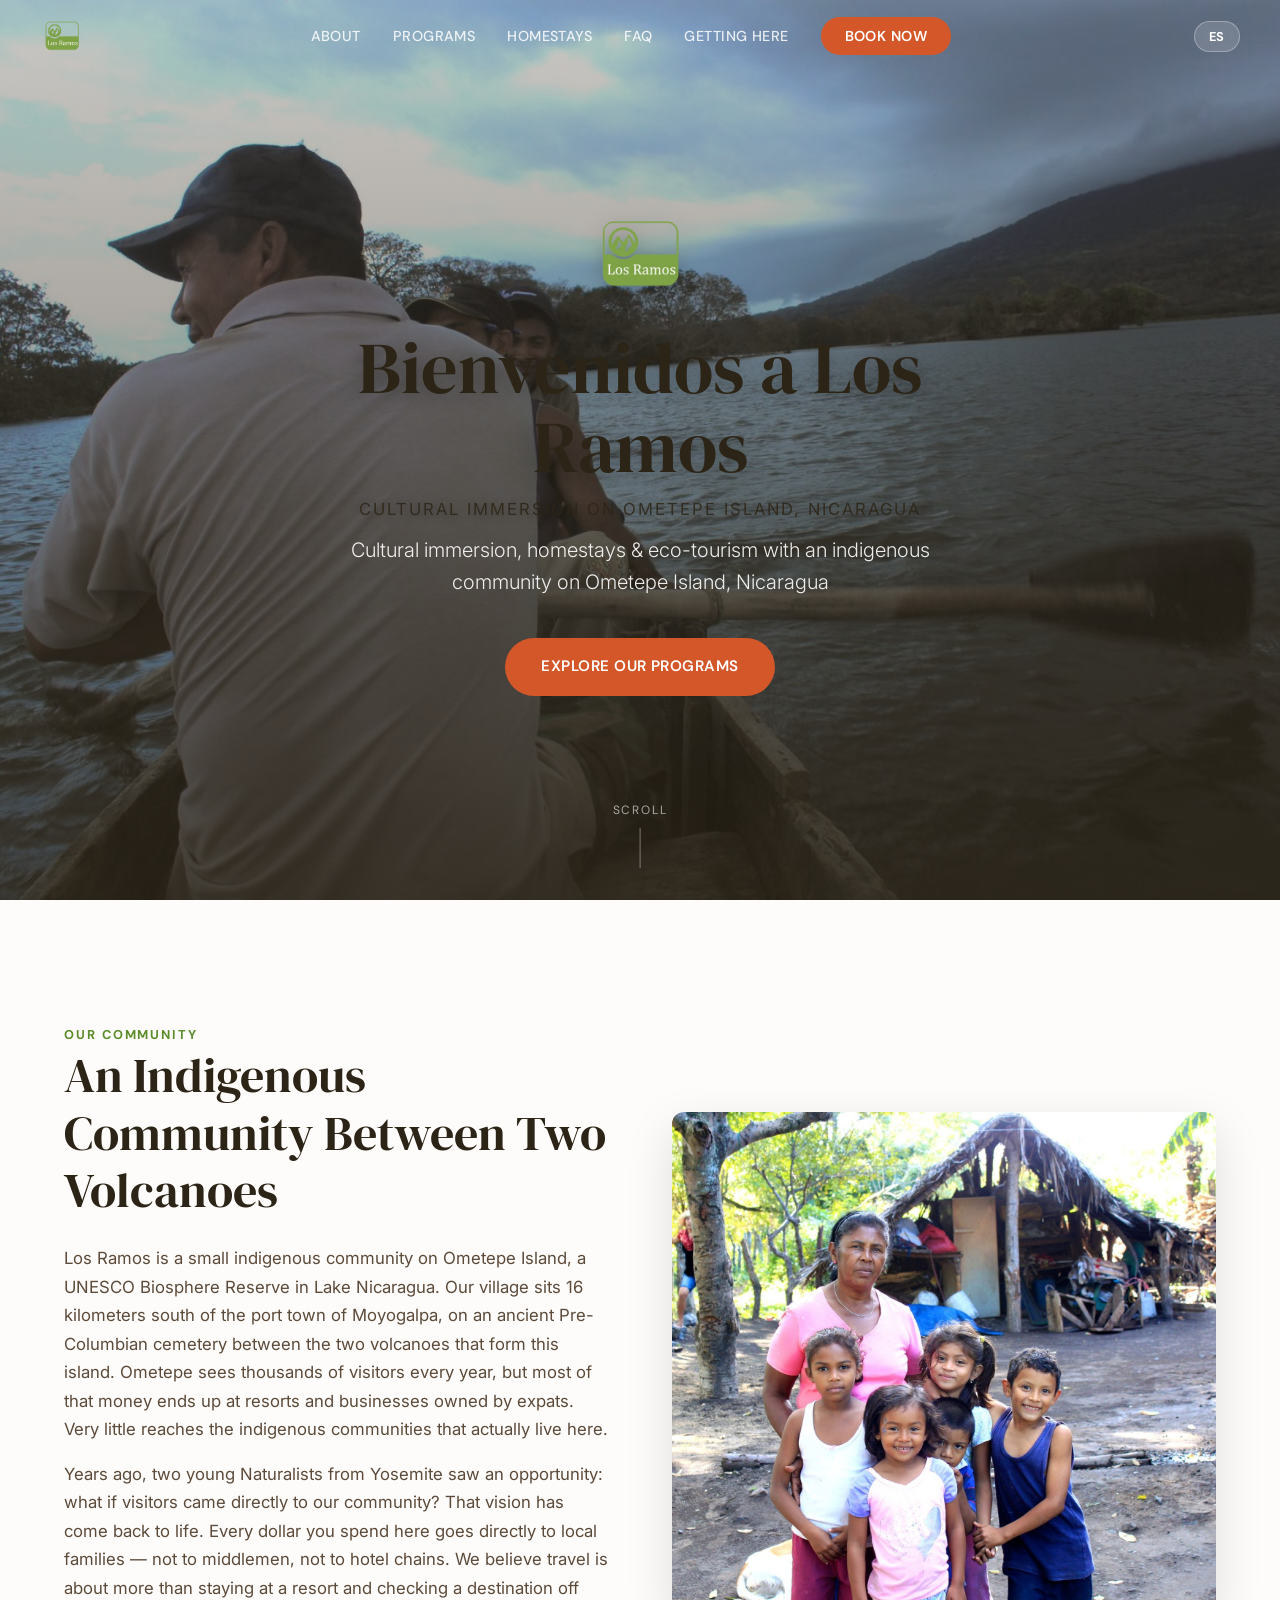
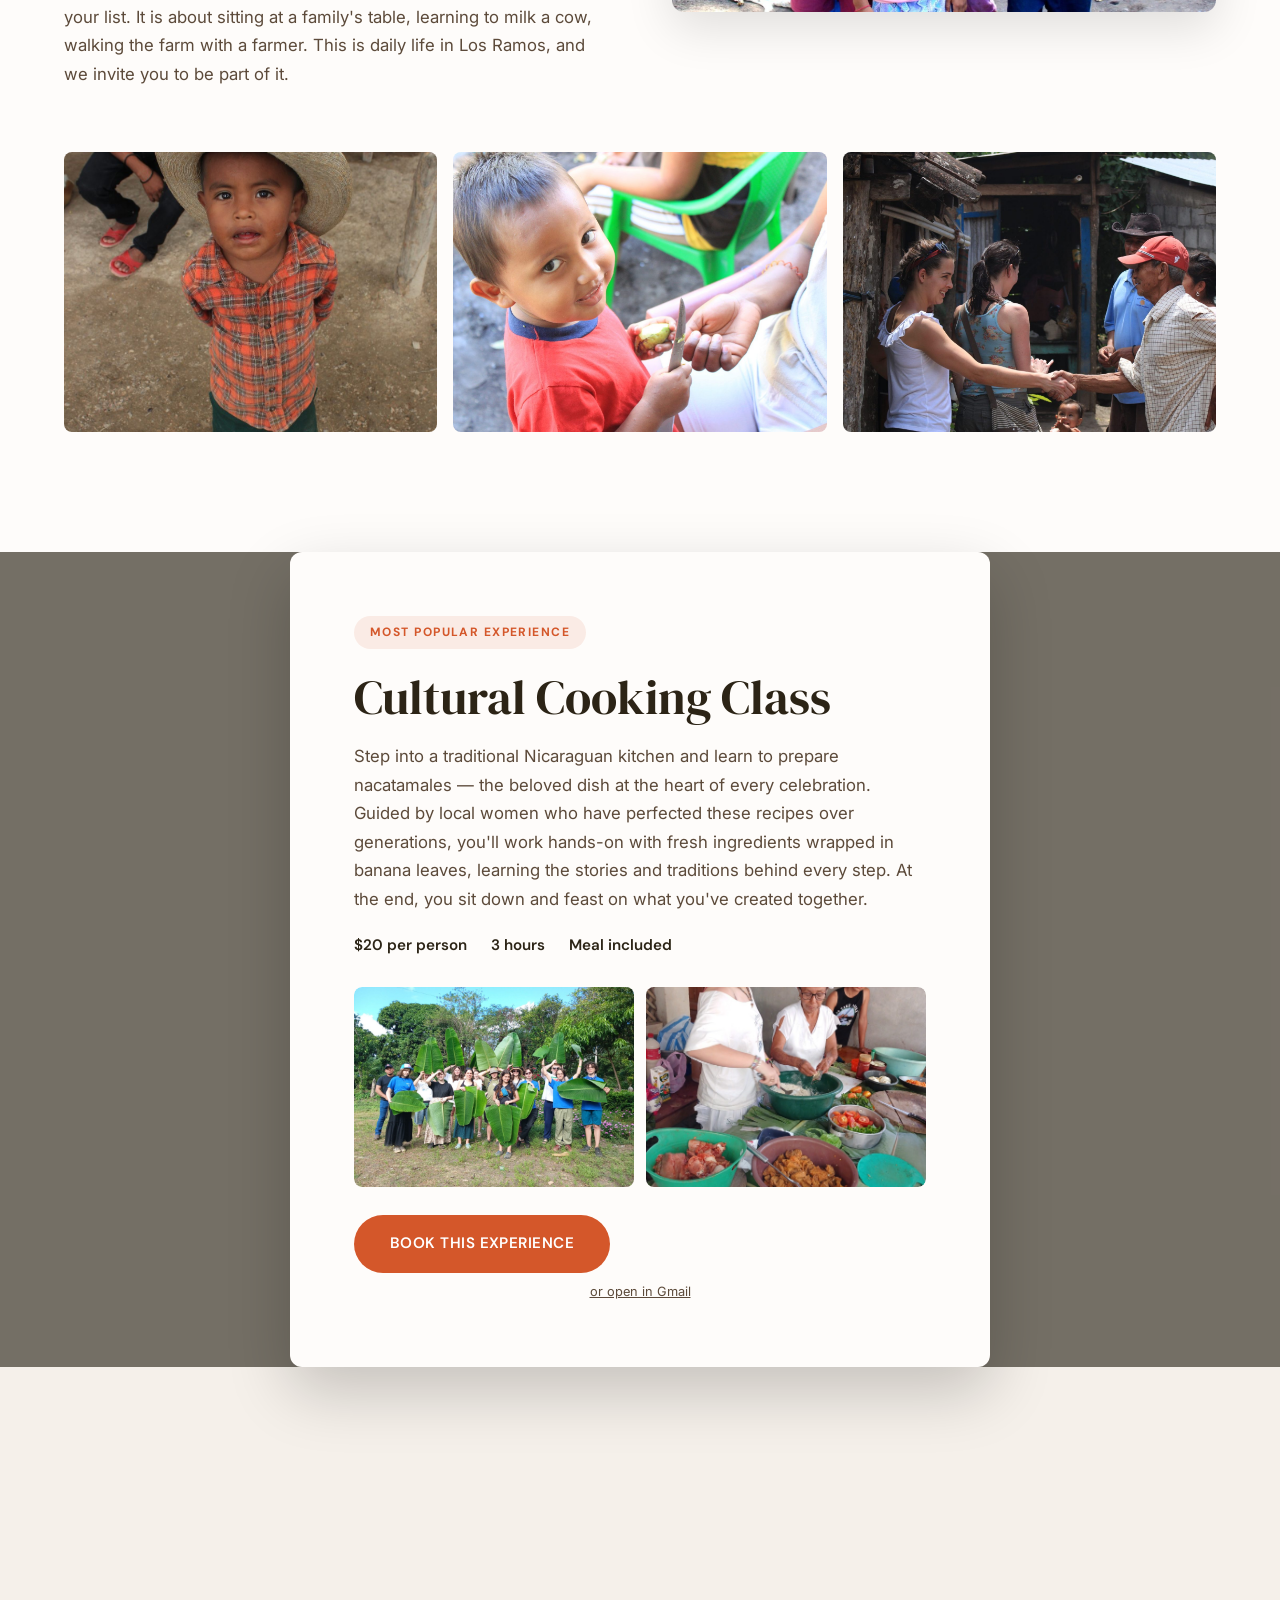
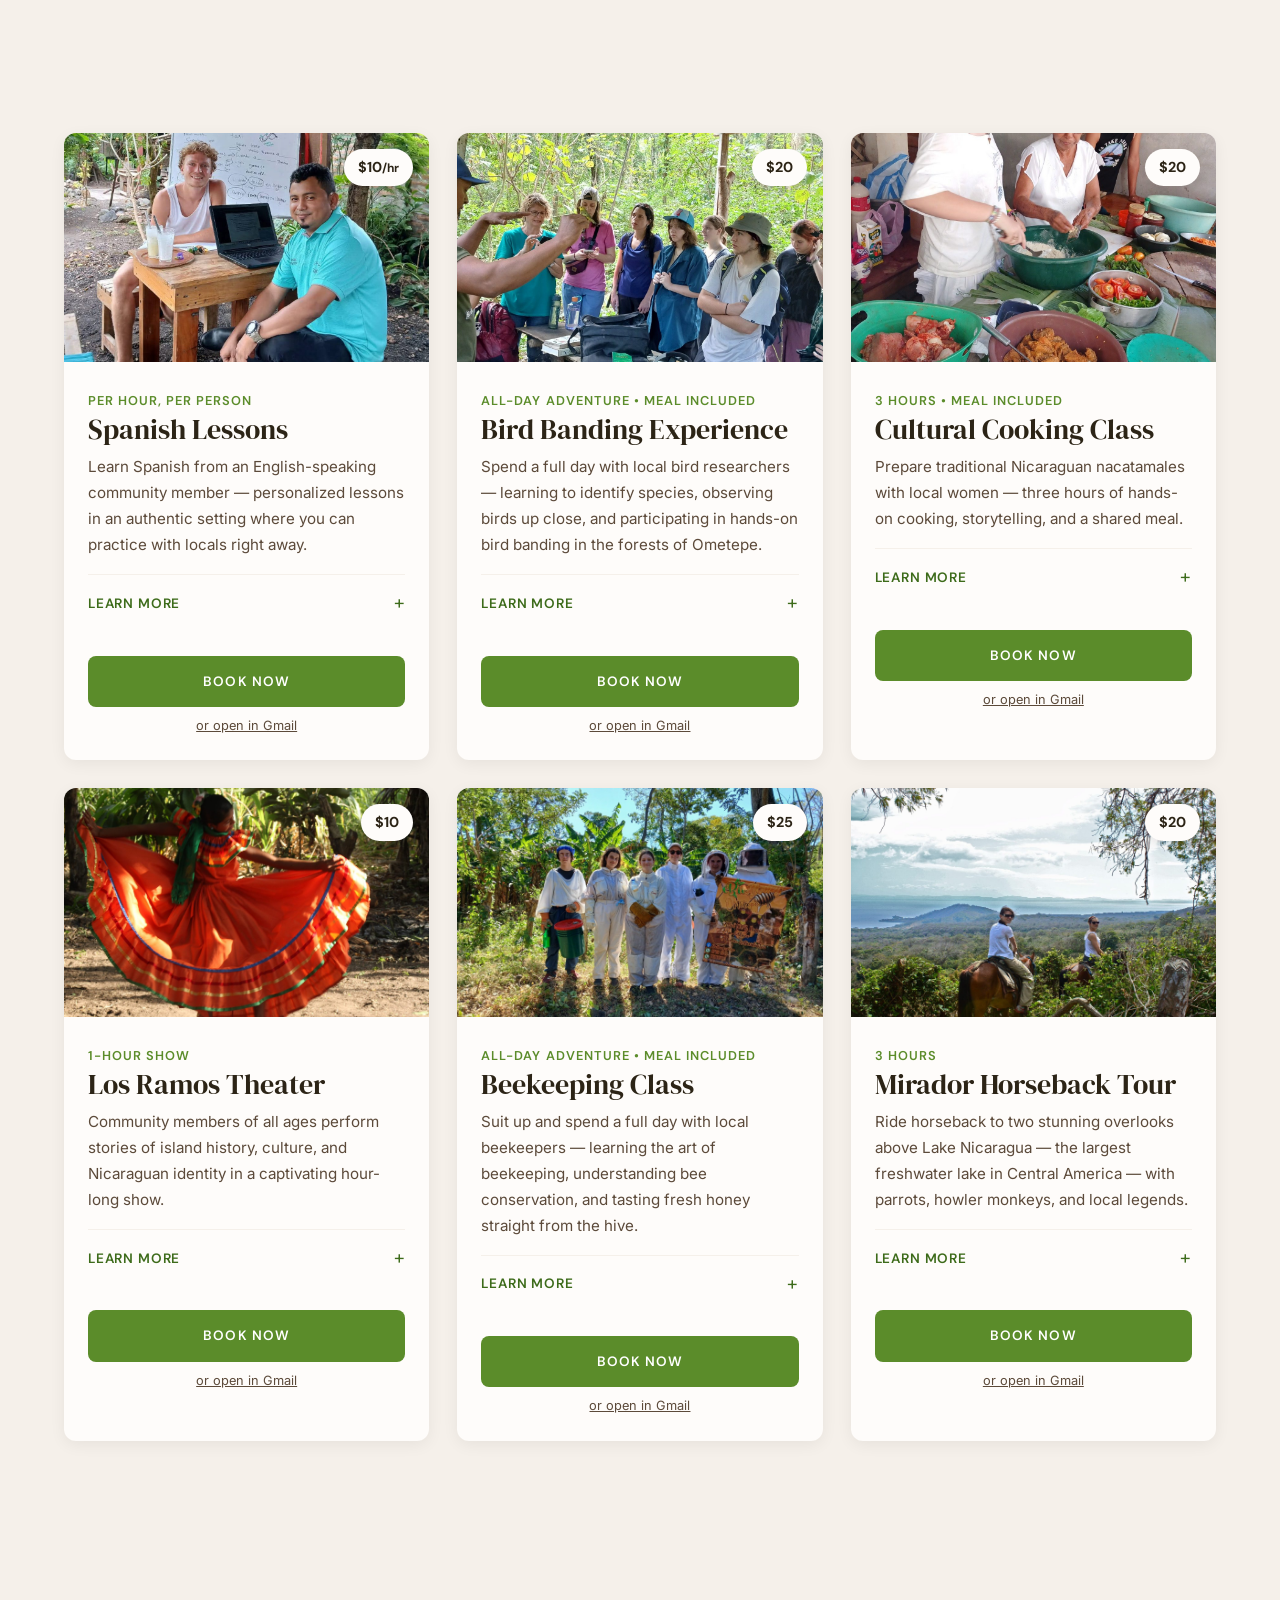
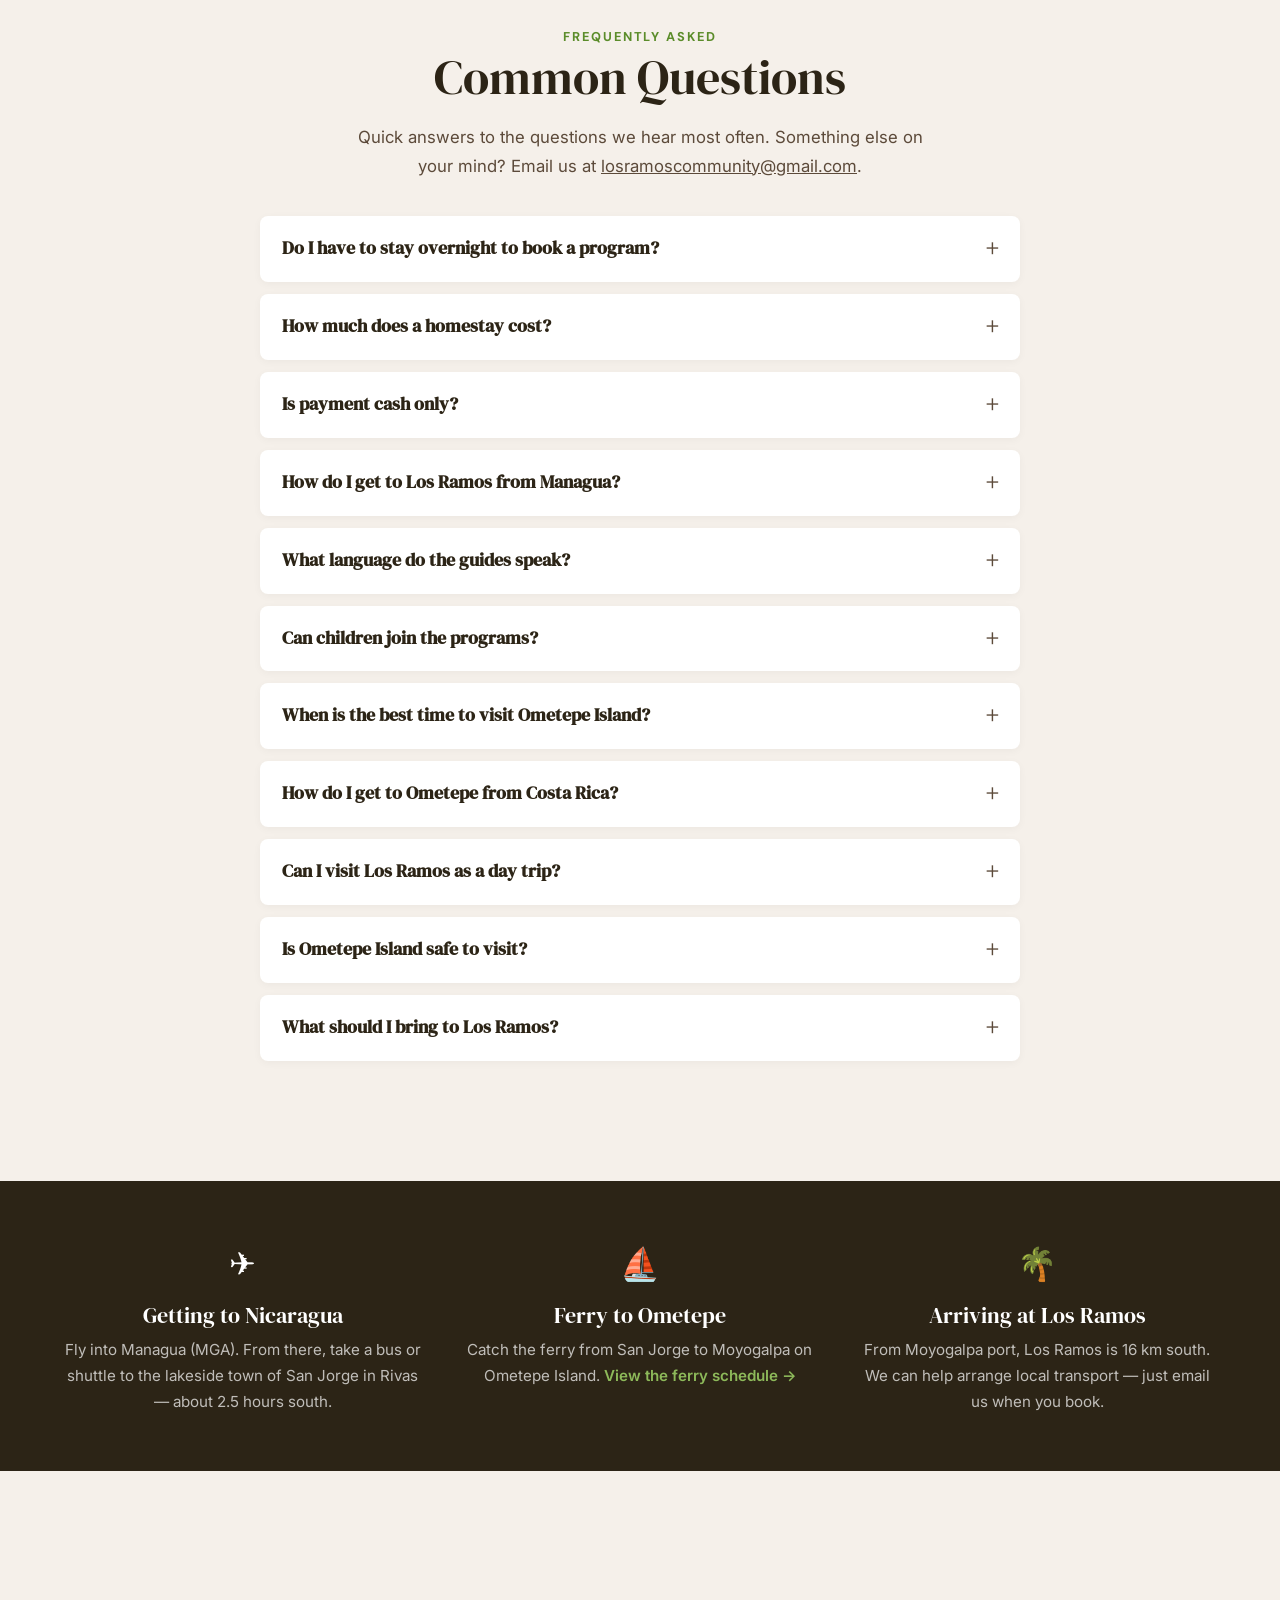
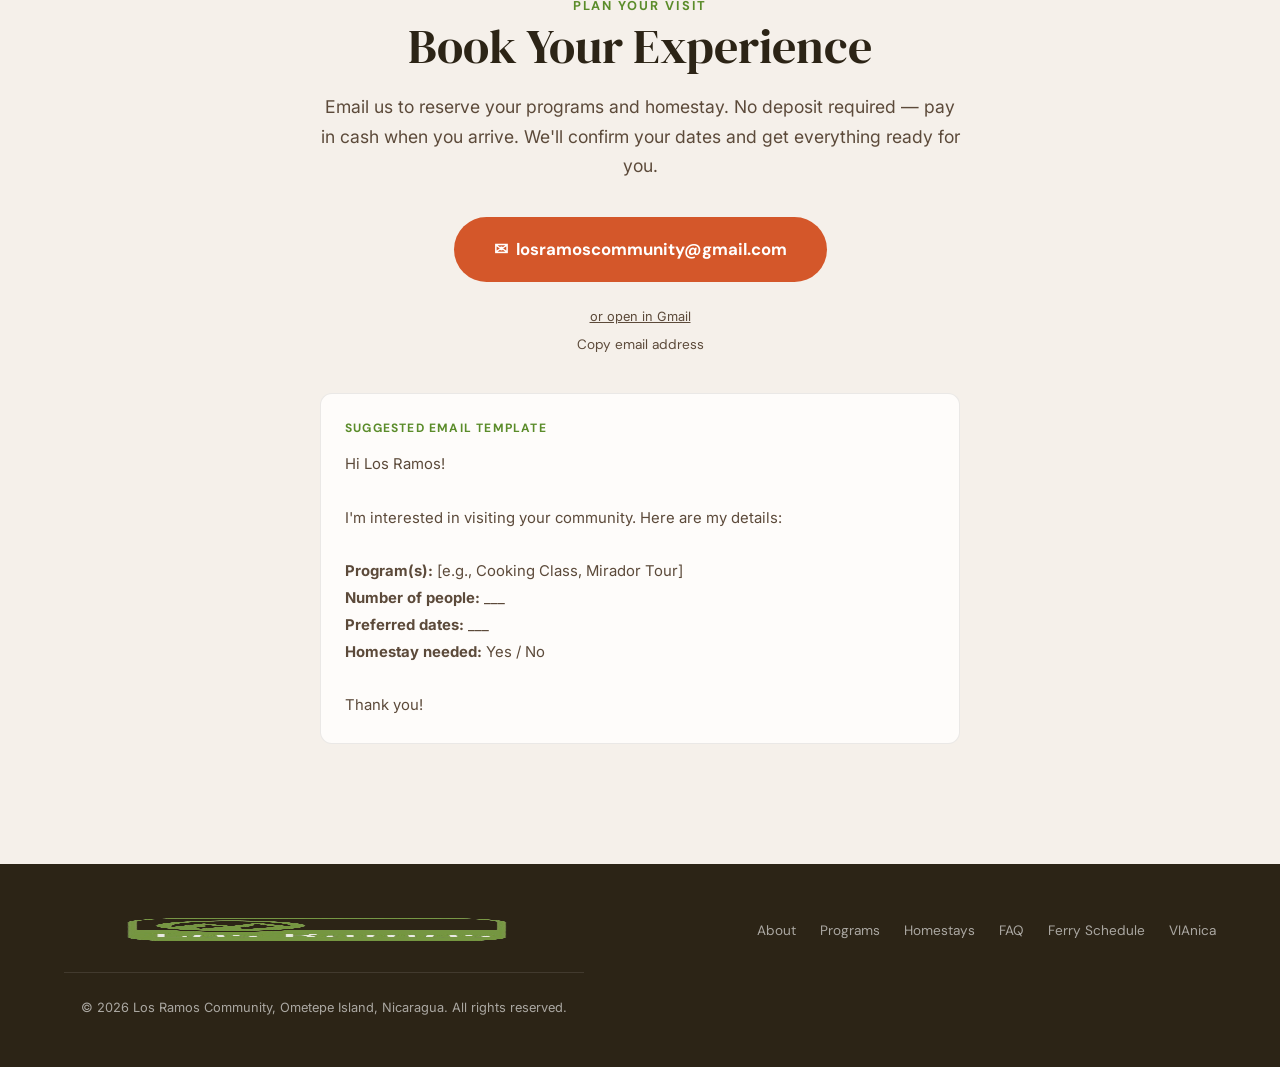
<file: index.html>
<!DOCTYPE html>
<html lang="en">
<head>
  <meta charset="UTF-8">
  <meta name="viewport" content="width=device-width, initial-scale=1.0">

  <!-- Google Analytics 4 -->
  <link rel="preconnect" href="https://www.googletagmanager.com">
  <script async src="https://www.googletagmanager.com/gtag/js?id=G-G204EQWS47"></script>
  <script>
    window.dataLayer = window.dataLayer || [];
    function gtag(){dataLayer.push(arguments);}
    gtag('js', new Date());
    gtag('config', 'G-G204EQWS47');
  </script>

  <!-- Primary SEO -->
  <title>Los Ramos — Cultural Immersion & Homestays on Ometepe Island, Nicaragua</title>
  <meta name="description" content="Stay with an indigenous community on Ometepe Island, Nicaragua. Authentic homestays, Nicaraguan cooking classes, horseback tours, Spanish lessons, beekeeping, kayaking & more — every dollar goes directly to local families.">
  <meta name="keywords" content="Ometepe Island, Nicaragua, cultural immersion, homestay Ometepe, eco-tourism Nicaragua, Nicaraguan cooking class, horseback tour Ometepe, indigenous community, Los Ramos, Lake Nicaragua, community tourism, Moyogalpa, sustainable travel Nicaragua">
  <meta name="author" content="Los Ramos Community">
  <meta name="robots" content="index, follow, max-image-preview:large">
  <meta name="googlebot" content="index, follow, max-image-preview:large, max-snippet:-1">
  <link rel="canonical" href="https://visitlosramos.com/">

  <!-- Language alternates -->
  <link rel="alternate" hreflang="en" href="https://visitlosramos.com/">
  <link rel="alternate" hreflang="es" href="https://visitlosramos.com/">
  <link rel="alternate" hreflang="x-default" href="https://visitlosramos.com/">

  <!-- Geo -->
  <meta name="geo.region" content="NI-RS">
  <meta name="geo.placename" content="Los Ramos, Ometepe Island, Rivas, Nicaragua">

  <!-- Open Graph / Facebook -->
  <meta property="og:type" content="website">
  <meta property="og:site_name" content="Los Ramos">
  <meta property="og:url" content="https://visitlosramos.com/">
  <meta property="og:title" content="Los Ramos — Cultural Immersion & Homestays on Ometepe Island, Nicaragua">
  <meta property="og:description" content="Stay with an indigenous community on Ometepe Island, Nicaragua. Homestays, cooking classes, horseback tours, kayaking & more — every dollar goes directly to local families.">
  <meta property="og:image" content="https://visitlosramos.com/images/canoe-lake-nicaragua-ometepe.jpg">
  <meta property="og:image:width" content="1600">
  <meta property="og:image:height" content="1066">
  <meta property="og:image:alt" content="Local guides paddling a traditional wooden canoe on Lake Nicaragua with Ometepe's volcano in the background">
  <meta property="og:locale" content="en_US">
  <meta property="og:locale:alternate" content="es_NI">

  <!-- Twitter -->
  <meta name="twitter:card" content="summary_large_image">
  <meta name="twitter:title" content="Los Ramos — Cultural Immersion on Ometepe Island, Nicaragua">
  <meta name="twitter:description" content="Authentic homestays, cooking classes, horseback tours & eco-tourism with an indigenous community on Ometepe Island, Nicaragua.">
  <meta name="twitter:image" content="https://visitlosramos.com/images/canoe-lake-nicaragua-ometepe.jpg">
  <meta name="twitter:image:alt" content="Local guides paddling a traditional canoe on Lake Nicaragua with Ometepe's volcano behind">

  <!-- Theme -->
  <meta name="theme-color" content="#2d5016">

  <!-- Favicon -->
  <link rel="icon" type="image/x-icon" href="favicon.ico">
  <link rel="icon" type="image/png" sizes="32x32" href="favicon-32x32.png">
  <link rel="icon" type="image/png" sizes="16x16" href="favicon-16x16.png">
  <link rel="apple-touch-icon" sizes="180x180" href="apple-touch-icon.png">

  <!-- Preload hero image (LCP) -->
  <link rel="preload" as="image" href="images/canoe-lake-nicaragua-ometepe.jpg" fetchpriority="high">

  <!-- Google Fonts -->
  <link rel="preconnect" href="https://fonts.googleapis.com">
  <link rel="preconnect" href="https://fonts.gstatic.com" crossorigin>
  <link href="https://fonts.googleapis.com/css2?family=DM+Sans:wght@400;500;600;700&family=DM+Serif+Display&family=Inter:wght@300;400;500;600&display=swap" rel="stylesheet">

  <!-- Styles -->
  <link rel="stylesheet" href="css/style.css">

  <!-- Structured Data: Organization / TouristAttraction / LodgingBusiness / FAQ / WebSite -->
  <script type="application/ld+json">
  {
    "@context": "https://schema.org",
    "@graph": [
      {
        "@type": ["TouristAttraction", "LocalBusiness"],
        "@id": "https://visitlosramos.com/#organization",
        "name": "Los Ramos Community",
        "alternateName": "Los Ramos Cultural Immersion",
        "description": "An indigenous community on Ometepe Island, Nicaragua offering cultural immersion experiences, homestays, and community-led eco-tourism.",
        "url": "https://visitlosramos.com/",
        "logo": "https://visitlosramos.com/images/logo.png",
        "image": [
          "https://visitlosramos.com/images/canoe-lake-nicaragua-ometepe.jpg",
          "https://visitlosramos.com/images/indigenous-family-los-ramos.jpg",
          "https://visitlosramos.com/images/nicaraguan-cooking-class-banana-leaves.jpg"
        ],
        "email": "losramoscommunity@gmail.com",
        "contactPoint": {
          "@type": "ContactPoint",
          "email": "losramoscommunity@gmail.com",
          "contactType": "reservations",
          "availableLanguage": ["English", "Spanish"]
        },
        "knowsLanguage": ["es", "en"],
        "priceRange": "$",
        "currenciesAccepted": "USD",
        "paymentAccepted": "Cash",
        "address": {
          "@type": "PostalAddress",
          "addressLocality": "Los Ramos, Ometepe Island",
          "addressRegion": "Rivas",
          "addressCountry": "NI"
        },
        "containedInPlace": {
          "@type": "Place",
          "name": "Ometepe Island",
          "sameAs": "https://en.wikipedia.org/wiki/Ometepe"
        },
        "areaServed": {
          "@type": "Place",
          "name": "Ometepe Island, Nicaragua"
        },
        "touristType": [
          "Cultural tourists",
          "Eco-tourists",
          "Adventure travelers",
          "Spanish-language learners"
        ],
        "sameAs": [
          "https://www.tripadvisor.com/Attraction_Review-g304024-d2695343-Reviews-Los_Ramos-Isla_de_Ometepe_Rivas_Department.html"
        ],
        "hasOfferCatalog": {
          "@type": "OfferCatalog",
          "name": "Cultural Programs & Experiences",
          "itemListElement": [
            {
              "@type": "Offer",
              "price": "10",
              "priceCurrency": "USD",
              "availability": "https://schema.org/InStock",
              "url": "https://visitlosramos.com/#spanish-lessons",
              "seller": { "@id": "https://visitlosramos.com/#organization" },
              "itemOffered": {
                "@type": "Product",
                "@id": "https://visitlosramos.com/#spanish-lessons",
                "name": "Spanish Lessons in Ometepe",
                "description": "Personalized Spanish lessons with a bilingual community member in an authentic Nicaraguan village setting. $10 per hour per person.",
                "image": "https://visitlosramos.com/images/spanish-lessons-ometepe-immersion.jpg",
                "brand": { "@type": "Organization", "name": "Los Ramos Community" }
              }
            },
            {
              "@type": "Offer",
              "price": "20",
              "priceCurrency": "USD",
              "availability": "https://schema.org/InStock",
              "url": "https://visitlosramos.com/#bird-banding",
              "seller": { "@id": "https://visitlosramos.com/#organization" },
              "itemOffered": {
                "@type": "Product",
                "@id": "https://visitlosramos.com/#bird-banding",
                "name": "Bird Banding Experience on Ometepe Island",
                "description": "Full-day bird banding experience with local researchers in the forests of Ometepe. Meal included.",
                "image": "https://visitlosramos.com/images/bird-banding-ometepe-researchers.jpg",
                "brand": { "@type": "Organization", "name": "Los Ramos Community" }
              }
            },
            {
              "@type": "Offer",
              "price": "20",
              "priceCurrency": "USD",
              "availability": "https://schema.org/InStock",
              "url": "https://visitlosramos.com/#cooking-class",
              "seller": { "@id": "https://visitlosramos.com/#organization" },
              "itemOffered": {
                "@type": "Product",
                "@id": "https://visitlosramos.com/#cooking-class",
                "name": "Nicaraguan Cultural Cooking Class",
                "description": "Three-hour traditional Nicaraguan nacatamal cooking class with local women in Los Ramos. Meal included.",
                "image": "https://visitlosramos.com/images/nicaraguan-cooking-class-banana-leaves.jpg",
                "brand": { "@type": "Organization", "name": "Los Ramos Community" }
              }
            },
            {
              "@type": "Offer",
              "price": "10",
              "priceCurrency": "USD",
              "availability": "https://schema.org/InStock",
              "url": "https://visitlosramos.com/#los-ramos-theater",
              "seller": { "@id": "https://visitlosramos.com/#organization" },
              "itemOffered": {
                "@type": "Product",
                "@id": "https://visitlosramos.com/#los-ramos-theater",
                "name": "Los Ramos Community Theater",
                "description": "One-hour community performance of island history, indigenous culture, and Nicaraguan storytelling.",
                "image": "https://visitlosramos.com/images/los-ramos-theater-traditional-dance.jpg",
                "brand": { "@type": "Organization", "name": "Los Ramos Community" }
              }
            },
            {
              "@type": "Offer",
              "price": "25",
              "priceCurrency": "USD",
              "availability": "https://schema.org/InStock",
              "url": "https://visitlosramos.com/#beekeeping",
              "seller": { "@id": "https://visitlosramos.com/#organization" },
              "itemOffered": {
                "@type": "Product",
                "@id": "https://visitlosramos.com/#beekeeping",
                "name": "Ometepe Beekeeping Class",
                "description": "Full-day beekeeping experience with local beekeepers on Ometepe Island, including fresh honey tasting. Meal included.",
                "image": "https://visitlosramos.com/images/beekeeping-class-ometepe.jpg",
                "brand": { "@type": "Organization", "name": "Los Ramos Community" }
              }
            },
            {
              "@type": "Offer",
              "price": "20",
              "priceCurrency": "USD",
              "availability": "https://schema.org/InStock",
              "url": "https://visitlosramos.com/#mirador-horseback",
              "seller": { "@id": "https://visitlosramos.com/#organization" },
              "itemOffered": {
                "@type": "Product",
                "@id": "https://visitlosramos.com/#mirador-horseback",
                "name": "Mirador Horseback Tour over Lake Nicaragua",
                "description": "Three-hour horseback ride to two miradors overlooking Lake Nicaragua, the largest freshwater lake in Central America.",
                "image": "https://visitlosramos.com/images/mirador-horseback-tour-lake-nicaragua.jpg",
                "brand": { "@type": "Organization", "name": "Los Ramos Community" }
              }
            },
            {
              "@type": "Offer",
              "price": "30",
              "priceCurrency": "USD",
              "availability": "https://schema.org/InStock",
              "url": "https://visitlosramos.com/#by-land-and-by-sea",
              "seller": { "@id": "https://visitlosramos.com/#organization" },
              "itemOffered": {
                "@type": "Product",
                "@id": "https://visitlosramos.com/#by-land-and-by-sea",
                "name": "By Land and By Sea — Panga and Kayak Tour",
                "description": "Half-day tour combining a motorized panga ride on Lake Nicaragua and kayaking down the Istian River on Ometepe Island.",
                "image": "https://visitlosramos.com/images/kayaking-istian-river-ometepe.jpg",
                "brand": { "@type": "Organization", "name": "Los Ramos Community" }
              }
            },
            {
              "@type": "Offer",
              "price": "20",
              "priceCurrency": "USD",
              "availability": "https://schema.org/InStock",
              "url": "https://visitlosramos.com/#nourishing-nicaragua",
              "seller": { "@id": "https://visitlosramos.com/#organization" },
              "itemOffered": {
                "@type": "Product",
                "@id": "https://visitlosramos.com/#nourishing-nicaragua",
                "name": "Nourishing Nicaragua — Farm-to-Table Tour",
                "description": "Half-day farm-to-table tour visiting two family farms with traditional fishing methods. Meal included.",
                "image": "https://visitlosramos.com/images/farm-to-table-fishing-ometepe.jpg",
                "brand": { "@type": "Organization", "name": "Los Ramos Community" }
              }
            },
            {
              "@type": "Offer",
              "price": "10",
              "priceCurrency": "USD",
              "availability": "https://schema.org/InStock",
              "url": "https://visitlosramos.com/#milking-tour",
              "seller": { "@id": "https://visitlosramos.com/#organization" },
              "itemOffered": {
                "@type": "Product",
                "@id": "https://visitlosramos.com/#milking-tour",
                "name": "Traditional Cow Milking Tour",
                "description": "Half-day family farm visit to learn traditional hand-milking on Ometepe Island.",
                "image": "https://visitlosramos.com/images/hand-milking-cow-ometepe-farm.jpg",
                "brand": { "@type": "Organization", "name": "Los Ramos Community" }
              }
            }
          ]
        }
      },
      {
        "@type": "LodgingBusiness",
        "@id": "https://visitlosramos.com/#homestays",
        "name": "Los Ramos Family Homestays",
        "description": "Stay with a Los Ramos family in their home on Ometepe Island. $10 per room per night, plus $15 per day for meals.",
        "url": "https://visitlosramos.com/#homestays",
        "image": [
          "https://visitlosramos.com/images/family-homestead-ometepe-volcano.jpg",
          "https://visitlosramos.com/images/los-ramos-homestay-bedroom.jpg",
          "https://visitlosramos.com/images/family-porch-los-ramos.jpg"
        ],
        "priceRange": "$",
        "currenciesAccepted": "USD",
        "paymentAccepted": "Cash",
        "address": {
          "@type": "PostalAddress",
          "addressLocality": "Los Ramos, Ometepe Island",
          "addressRegion": "Rivas",
          "addressCountry": "NI"
        },
        "amenityFeature": [
          { "@type": "LocationFeatureSpecification", "name": "Family-hosted stay", "value": true },
          { "@type": "LocationFeatureSpecification", "name": "Home-cooked meals available", "value": true },
          { "@type": "LocationFeatureSpecification", "name": "Direct support of local families", "value": true }
        ],
        "makesOffer": [
          {
            "@type": "Offer",
            "name": "Homestay room",
            "price": "10",
            "priceCurrency": "USD",
            "description": "Per room, per night."
          },
          {
            "@type": "Offer",
            "name": "Daily meals",
            "price": "15",
            "priceCurrency": "USD",
            "description": "Per day for three home-cooked meals."
          }
        ]
      },
      {
        "@type": "FAQPage",
        "@id": "https://visitlosramos.com/#faq",
        "mainEntity": [
          {
            "@type": "Question",
            "name": "Do I have to stay overnight to book a program?",
            "acceptedAnswer": {
              "@type": "Answer",
              "text": "No. Every program is bookable as a standalone visit. Homestays are optional — many visitors come for a single cooking class or horseback tour, while others stay for a week."
            }
          },
          {
            "@type": "Question",
            "name": "How much does a homestay cost?",
            "acceptedAnswer": {
              "@type": "Answer",
              "text": "$10 per room per night, plus $15 per day for three home-cooked meals. Every dollar goes directly to the host family."
            }
          },
          {
            "@type": "Question",
            "name": "Is payment cash only?",
            "acceptedAnswer": {
              "@type": "Answer",
              "text": "Yes. No deposit is required when you book — you pay in cash (USD or Nicaraguan córdoba) when you arrive in Los Ramos."
            }
          },
          {
            "@type": "Question",
            "name": "How do I get to Los Ramos from Managua?",
            "acceptedAnswer": {
              "@type": "Answer",
              "text": "Fly into Managua (MGA), take a bus or shuttle about 2.5 hours south to San Jorge in Rivas, catch the ferry to Moyogalpa on Ometepe Island, then travel 16 km south to Los Ramos. We can help arrange the last leg — just email us when you book."
            }
          },
          {
            "@type": "Question",
            "name": "What language do the guides speak?",
            "acceptedAnswer": {
              "@type": "Answer",
              "text": "Most community members speak Spanish. A bilingual member of the community leads the Spanish lessons and can help with English-speaking guests on tours."
            }
          },
          {
            "@type": "Question",
            "name": "Can children join the programs?",
            "acceptedAnswer": {
              "@type": "Answer",
              "text": "Yes. Cooking class, milking tour, kayaking, and theater are all family-friendly. Email us when you book and mention how old the kids are so we can plan accordingly."
            }
          },
          {
            "@type": "Question",
            "name": "When is the best time to visit Ometepe Island?",
            "acceptedAnswer": {
              "@type": "Answer",
              "text": "The dry season (roughly November to April) has the clearest volcano views and easiest travel. The green season (May to October) is lush and quiet, with short afternoon rains. Los Ramos programs run year-round."
            }
          },
          {
            "@type": "Question",
            "name": "How do I get to Ometepe from Costa Rica?",
            "acceptedAnswer": {
              "@type": "Answer",
              "text": "Cross the border at Peñas Blancas, take a bus or taxi north to Rivas, and continue to the San Jorge ferry dock — about an hour from the border. Ferries run all day from San Jorge to Ometepe Island, and the crossing takes about one hour."
            }
          },
          {
            "@type": "Question",
            "name": "Can I visit Los Ramos as a day trip?",
            "acceptedAnswer": {
              "@type": "Answer",
              "text": "Yes. Los Ramos is 16 km south of Moyogalpa port and most programs fit easily in a day. Catch an early ferry from San Jorge, enjoy a cooking class or horseback tour, and return the same afternoon — or stay the night with a family."
            }
          },
          {
            "@type": "Question",
            "name": "Is Ometepe Island safe to visit?",
            "acceptedAnswer": {
              "@type": "Answer",
              "text": "Ometepe is widely regarded as one of the safest destinations in Nicaragua, and Los Ramos is a small village where visitors are hosted by local families. As anywhere, take normal precautions with valuables."
            }
          },
          {
            "@type": "Question",
            "name": "What should I bring to Los Ramos?",
            "acceptedAnswer": {
              "@type": "Answer",
              "text": "Bring cash (US dollars or Nicaraguan córdobas — cards are not accepted in the village), sun protection, insect repellent, sturdy shoes for farm and trail walking, a swimsuit, and a light rain layer in the green season."
            }
          }
        ]
      },
      {
        "@type": "WebSite",
        "@id": "https://visitlosramos.com/#website",
        "url": "https://visitlosramos.com/",
        "name": "Los Ramos",
        "description": "Cultural immersion, homestays & eco-tourism with an indigenous community on Ometepe Island, Nicaragua.",
        "inLanguage": ["en", "es"],
        "publisher": { "@id": "https://visitlosramos.com/#organization" }
      }
    ]
  }
  </script>
</head>
<body>

  <!-- Skip Link -->
  <a href="#main" class="skip-link">Skip to main content</a>

  <!-- Navigation -->
  <nav class="nav" role="navigation" aria-label="Main navigation">
    <div class="nav-inner">
      <a href="#home" class="nav-logo" aria-label="Los Ramos — Home">
        <img src="images/logo.png" alt="Los Ramos logo" width="44" height="44">
      </a>
      <button class="nav-toggle" aria-label="Toggle navigation menu" aria-expanded="false">
        <span></span><span></span><span></span>
      </button>
      <ul class="nav-links">
        <li><a href="#about" data-es="Nosotros">About</a></li>
        <li><a href="#programs" data-es="Programas">Programs</a></li>
        <li><a href="#homestays" data-es="Hospedaje">Homestays</a></li>
        <li><a href="#faq" data-es="Preguntas">FAQ</a></li>
        <li><a href="#getting-here" data-es="Cómo Llegar">Getting Here</a></li>
        <li><a href="#contact" class="nav-cta" data-es="Reservar">Book Now</a></li>
      </ul>
      <button class="lang-toggle" aria-label="Switch language" title="Cambiar idioma">
        <span class="lang-toggle-en">ES</span>
        <span class="lang-toggle-es" style="display:none;">EN</span>
      </button>
    </div>
    <div class="nav-overlay" aria-hidden="true"></div>
  </nav>

  <!-- ============================================
       HERO
       ============================================ -->
  <header class="hero" id="home">
    <div class="hero-bg" style="background-image: url('images/canoe-lake-nicaragua-ometepe.jpg');" role="img" aria-label="Local guides paddling a traditional wooden canoe on Lake Nicaragua with Ometepe's volcano rising in the background"></div>
    <div class="hero-content">
      <img src="images/logo.png" alt="" class="hero-logo" aria-hidden="true" width="500" height="500">
      <h1 class="hero-tagline">
        <span lang="es">Bienvenidos a Los Ramos</span>
        <span class="hero-tagline-en" data-es="Inmersión Cultural en la Isla de Ometepe, Nicaragua">Cultural Immersion on Ometepe Island, Nicaragua</span>
      </h1>
      <p class="hero-subtitle" data-es="Inmersión cultural, hospedaje y ecoturismo con una comunidad indígena en la Isla de Ometepe, Nicaragua">Cultural immersion, homestays &amp; eco-tourism with an indigenous community on Ometepe Island, Nicaragua</p>
      <a href="#programs" class="btn btn-primary" data-es="Explorar Nuestros Programas">Explore Our Programs</a>
    </div>
    <div class="hero-scroll" aria-hidden="true">
      <span data-es="Deslizar">Scroll</span>
    </div>
  </header>

  <main id="main">

    <!-- ============================================
         ABOUT
         ============================================ -->
    <section class="about section-padding" id="about">
      <div class="container">
        <div class="about-grid reveal">
          <div class="about-text">
            <span class="about-label" data-es="Nuestra Comunidad">Our Community</span>
            <h2 data-es="Una Comunidad Indígena Entre Dos Volcanes">An Indigenous Community Between Two Volcanoes</h2>
            <p data-es="Los Ramos es una pequeña comunidad indígena ubicada en la Isla de Ometepe, una Reserva de la Biosfera de la UNESCO en el Lago de Nicaragua. Nuestro pueblo se encuentra a 16 kilómetros al sur del puerto de Moyogalpa, asentado sobre un antiguo cementerio precolombino entre los dos volcanes que forman esta isla. Ometepe recibe miles de visitantes cada año, pero la mayor parte de ese dinero termina en resorts y negocios propiedad de extranjeros. Muy poco llega a las comunidades indígenas que realmente viven aquí.">Los Ramos is a small indigenous community on Ometepe Island, a UNESCO Biosphere Reserve in Lake Nicaragua. Our village sits 16 kilometers south of the port town of Moyogalpa, on an ancient Pre-Columbian cemetery between the two volcanoes that form this island. Ometepe sees thousands of visitors every year, but most of that money ends up at resorts and businesses owned by expats. Very little reaches the indigenous communities that actually live here.</p>
            <p data-es="Hace años, dos jóvenes naturalistas de Yosemite vieron una oportunidad: ¿qué pasaría si los visitantes vinieran directamente a nuestra comunidad? Esa visión ha vuelto a cobrar vida. Cada dólar que gastas aquí va directamente a las familias locales — no a intermediarios, no a cadenas hoteleras. Creemos que viajar significa algo más que alojarse en un resort y tachar un destino de la lista. Se trata de sentarse a la mesa con una familia, aprender a ordeñar una vaca, caminar por la finca con un agricultor. Esto es la vida cotidiana en Los Ramos, y te invitamos a ser parte de ella.">Years ago, two young Naturalists from Yosemite saw an opportunity: what if visitors came directly to our community? That vision has come back to life. Every dollar you spend here goes directly to local families — not to middlemen, not to hotel chains. We believe travel is about more than staying at a resort and checking a destination off your list. It is about sitting at a family's table, learning to milk a cow, walking the farm with a farmer. This is daily life in Los Ramos, and we invite you to be part of it.</p>
          </div>
          <div class="about-image">
            <img src="images/indigenous-family-los-ramos.jpg" alt="A grandmother from Los Ramos standing with four smiling children in front of their family homestead" loading="lazy" class="lightbox-trigger" width="1600" height="1369">
          </div>
        </div>
        <div class="photo-strip reveal">
          <div class="photo-strip-item">
            <img src="images/child-cowboy-hat-ometepe.jpg" alt="A young child in a straw cowboy hat and plaid shirt looking up at the camera" loading="lazy" class="lightbox-trigger" width="933" height="1400">
          </div>
          <div class="photo-strip-item">
            <img src="images/community-child-fresh-fruit-ometepe.jpg" alt="A young boy from the community smiling while being handed a piece of fresh fruit" loading="lazy" class="lightbox-trigger" width="1600" height="1066">
          </div>
          <div class="photo-strip-item">
            <img src="images/visitor-meeting-community-elder.jpg" alt="A visitor warmly shaking hands with a community elder while others look on" loading="lazy" class="lightbox-trigger" width="1600" height="1066">
          </div>
        </div>
      </div>
    </section>

    <!-- ============================================
         FEATURED: CULTURAL COOKING CLASS
         ============================================ -->
    <section class="cooking-feature" id="cooking" style="background-image: url('images/nicaraguan-cooking-class-banana-leaves.jpg');">
      <div class="cooking-card reveal">
        <span class="cooking-badge" data-es="Experiencia Más Popular">Most Popular Experience</span>
        <h2 data-es="Clase de Cocina Cultural">Cultural Cooking Class</h2>
        <p data-es="Entra a una cocina tradicional nicaragüense y aprende a preparar nacatamales — el plato querido en el corazón de cada celebración. Guiado por mujeres locales que han perfeccionado estas recetas por generaciones, trabajarás con ingredientes frescos envueltos en hojas de plátano, aprendiendo las historias y tradiciones detrás de cada paso. Al final, te sientas y disfrutas de lo que creaste junto.">Step into a traditional Nicaraguan kitchen and learn to prepare <span lang="es">nacatamales</span> — the beloved dish at the heart of every celebration. Guided by local women who have perfected these recipes over generations, you'll work hands-on with fresh ingredients wrapped in banana leaves, learning the stories and traditions behind every step. At the end, you sit down and feast on what you've created together.</p>
        <div class="cooking-meta">
          <span data-es="$20 por persona">$20 per person</span>
          <span data-es="3 horas">3 hours</span>
          <span data-es="Comida incluida">Meal included</span>
        </div>
        <div class="cooking-images">
          <img src="images/nicaraguan-cooking-class-banana-leaves.jpg" alt="A group of visitors holding freshly cut banana leaves outdoors during a cooking class in Los Ramos" loading="lazy" class="lightbox-trigger" width="1600" height="1200">
          <img src="images/nicaraguan-cooking-class-nacatamal.jpg" alt="Local women and a visitor preparing nacatamal ingredients together on banana leaves in a traditional kitchen" loading="lazy" class="lightbox-trigger" width="1200" height="1600">
        </div>
        <a href="mailto:losramoscommunity@gmail.com?subject=Booking%20Request%20%E2%80%93%20Cultural%20Cooking%20Class&body=Hi%20Los%20Ramos!%0A%0AI'd%20like%20to%20book%20the%20Cultural%20Cooking%20Class%20for%20____%20people%20on%20____%20(date).%0A%0AThank%20you!" class="btn btn-primary" data-es="Reservar Esta Experiencia">Book This Experience</a>
        <a href="https://mail.google.com/mail/?view=cm&to=losramoscommunity@gmail.com&su=Booking%20Request%20%E2%80%93%20Cultural%20Cooking%20Class&body=Hi%20Los%20Ramos!%0A%0AI'd%20like%20to%20book%20the%20Cultural%20Cooking%20Class%20for%20____%20people%20on%20____%20(date).%0A%0AThank%20you!" class="gmail-link" target="_blank" rel="noopener" data-es="o abrir en Gmail">or open in Gmail</a>
      </div>
    </section>

    <!-- ============================================
         ALL PROGRAMS
         ============================================ -->
    <section class="programs section-padding" id="programs">
      <div class="container">
        <div class="programs-header reveal">
          <span class="about-label" data-es="Experiencias">Experiences</span>
          <h2 data-es="Programas Culturales">Cultural Programs</h2>
          <p data-es="Estos son los programas que nuestra comunidad ofrece. Cada uno es dirigido por personas locales que comparten lo que conocen y cómo viven — desde cocinar y pescar hasta montar a caballo y cuidar abejas.">These are the programs our community offers. Each one is led by local people sharing what they know and how they live — from cooking and fishing to horseback riding and beekeeping.</p>
        </div>

        <div class="programs-grid">

          <!-- Spanish Lessons -->
          <div class="program-card reveal" id="spanish-lessons">
            <div class="program-card-image">
              <img src="images/spanish-lessons-ometepe-immersion.jpg" alt="A community member teaching Spanish to visitors in Los Ramos" loading="lazy" class="lightbox-trigger" width="1141" height="864">
              <span class="program-card-price">$10<small>/hr</small></span>
            </div>
            <div class="program-card-body">
              <span class="program-card-duration" data-es="Por hora, por persona">Per hour, per person</span>
              <h3 data-es="Clases de Español">Spanish Lessons</h3>
              <p data-es="Aprende español con un miembro bilingüe de la comunidad que habla inglés — clases personalizadas en un entorno auténtico donde puedes practicar con los lugareños de inmediato.">Learn Spanish from an English-speaking community member — personalized lessons in an authentic setting where you can practice with locals right away.</p>
              <details class="program-details">
                <summary data-es="Más Información">Learn More</summary>
                <div class="program-details-content">
                  <p data-es="No hay mejor manera de aprender español que inmerso en una comunidad donde se habla todos los días. Nuestro instructor bilingüe de la comunidad ofrece clases personalizadas adaptadas a tu nivel, ya seas principiante o quieras perfeccionar tus habilidades conversacionales. Las lecciones van más allá del aula — practicarás con familias locales, en la finca, en la cocina y por toda la comunidad. Es aprendizaje de idiomas a través de la vida real.">There's no better way to learn Spanish than immersed in a community where it's spoken every day. Our bilingual community instructor offers personalized lessons tailored to your level, whether you're a complete beginner or looking to sharpen your conversational skills. Lessons go beyond the classroom — you'll practice with local families, on the farm, in the kitchen, and around the community. It's language learning through real life.</p>
                  <div class="program-details-gallery">
                    <img src="images/spanish-lessons-ometepe-immersion.jpg" alt="A community member teaching Spanish to visitors" loading="lazy" class="lightbox-trigger" width="1141" height="864">
                    <img src="images/spanish-lessons-practice-los-ramos.jpg" alt="Visitors practicing Spanish during a lesson in Los Ramos" loading="lazy" class="lightbox-trigger" width="548" height="490">
                  </div>
                </div>
              </details>
            </div>
            <div class="program-card-actions">
              <a href="mailto:losramoscommunity@gmail.com?subject=Booking%20Request%20%E2%80%93%20Spanish%20Lessons&body=Hi%20Los%20Ramos!%0A%0AI'd%20like%20to%20book%20Spanish%20Lessons%20for%20____%20people%20on%20____%20(date).%0ANumber%20of%20hours%3A%20____%0A%0AThank%20you!" class="btn-book" data-es="Reservar">Book Now</a>
              <a href="https://mail.google.com/mail/?view=cm&to=losramoscommunity@gmail.com&su=Booking%20Request%20%E2%80%93%20Spanish%20Lessons&body=Hi%20Los%20Ramos!%0A%0AI'd%20like%20to%20book%20Spanish%20Lessons%20for%20____%20people%20on%20____%20(date).%0ANumber%20of%20hours%3A%20____%0A%0AThank%20you!" class="gmail-link" target="_blank" rel="noopener" data-es="o abrir en Gmail">or open in Gmail</a>
            </div>
          </div>

          <!-- Bird Banding Experience -->
          <div class="program-card reveal" id="bird-banding">
            <div class="program-card-image">
              <img src="images/bird-banding-ometepe-researchers.jpg" alt="A group of visitors learning about bird banding from a local researcher at a forest station on Ometepe Island" loading="lazy" class="lightbox-trigger" width="1200" height="1600">
              <span class="program-card-price">$20</span>
            </div>
            <div class="program-card-body">
              <span class="program-card-duration" data-es="Aventura de día completo &bull; Comida incluida">All-day adventure &bull; Meal included</span>
              <h3 data-es="Experiencia de Anillamiento de Aves">Bird Banding Experience</h3>
              <p data-es="Pasa un día completo con investigadores locales de aves — aprendiendo a identificar especies, observando aves de cerca y participando en el anillamiento en los bosques de Ometepe.">Spend a full day with local bird researchers — learning to identify species, observing birds up close, and participating in hands-on bird banding in the forests of Ometepe.</p>
              <details class="program-details">
                <summary data-es="Más Información">Learn More</summary>
                <div class="program-details-content">
                  <p data-es="La Isla de Ometepe alberga una extraordinaria diversidad de especies de aves, y esta experiencia te pone justo en medio de todo. Te unirás a investigadores locales en su estación de anillamiento en el bosque, aprendiendo cómo capturan, miden, anillan y liberan aves como parte de los esfuerzos de conservación. A lo largo del día observarás docenas de especies en su hábitat natural, aprenderás a identificarlas por vista y sonido, y obtendrás una comprensión más profunda de los ecosistemas de la isla. Una comida casera está incluida.">Ometepe Island is home to an extraordinary diversity of bird species, and this experience puts you right in the middle of it. You'll join local researchers at their forest banding station, learning how they carefully capture, measure, band, and release birds as part of ongoing conservation efforts. Throughout the day you'll observe dozens of species in their natural habitat, learn to identify them by sight and sound, and gain a deeper understanding of the island's ecosystems. A home-cooked meal is included, shared with the researchers and your fellow visitors.</p>
                  <div class="program-details-gallery">
                    <img src="images/bird-banding-ometepe-researchers.jpg" alt="Visitors gathered around a researcher demonstrating bird banding techniques at a forest station" loading="lazy" class="lightbox-trigger" width="1200" height="1600">
                    <img src="images/bird-banding-conservation-ometepe.jpg" alt="Visitors photographing a bird being carefully held by a researcher during a banding session" loading="lazy" class="lightbox-trigger" width="1200" height="1600">
                  </div>
                </div>
              </details>
            </div>
            <div class="program-card-actions">
              <a href="mailto:losramoscommunity@gmail.com?subject=Booking%20Request%20%E2%80%93%20Bird%20Banding%20Experience&body=Hi%20Los%20Ramos!%0A%0AI'd%20like%20to%20book%20the%20Bird%20Banding%20Experience%20for%20____%20people%20on%20____%20(date).%0A%0AThank%20you!" class="btn-book" data-es="Reservar">Book Now</a>
              <a href="https://mail.google.com/mail/?view=cm&to=losramoscommunity@gmail.com&su=Booking%20Request%20%E2%80%93%20Bird%20Banding%20Experience&body=Hi%20Los%20Ramos!%0A%0AI'd%20like%20to%20book%20the%20Bird%20Banding%20Experience%20for%20____%20people%20on%20____%20(date).%0A%0AThank%20you!" class="gmail-link" target="_blank" rel="noopener" data-es="o abrir en Gmail">or open in Gmail</a>
            </div>
          </div>

          <!-- Cultural Cooking Class -->
          <div class="program-card reveal" id="cooking-class">
            <div class="program-card-image">
              <img src="images/nicaraguan-cooking-class-nacatamal.jpg" alt="Local women and a visitor preparing nacatamal ingredients together on banana leaves in a traditional kitchen" loading="lazy" class="lightbox-trigger" width="1200" height="1600">
              <span class="program-card-price">$20</span>
            </div>
            <div class="program-card-body">
              <span class="program-card-duration" data-es="3 horas &bull; Comida incluida">3 hours &bull; Meal included</span>
              <h3 data-es="Clase de Cocina Cultural">Cultural Cooking Class</h3>
              <p data-es="Prepara nacatamales tradicionales nicaragüenses con mujeres locales — tres horas de cocina práctica, historias y una comida compartida.">Prepare traditional Nicaraguan <span lang="es">nacatamales</span> with local women — three hours of hands-on cooking, storytelling, and a shared meal.</p>
              <details class="program-details">
                <summary data-es="Más Información">Learn More</summary>
                <div class="program-details-content">
                  <p data-es="La clase de cocina es el programa más querido de la comunidad. Trabajarás junto a mujeres locales que han perfeccionado estas recetas por generaciones, aprendiendo los procesos tradicionales de preparar masa, sazonar carnes y envolver todo en hojas frescas de plátano. La clase es tanto sobre conversación y conexión como sobre cocina. Comes lo que preparas — y es delicioso.">The cooking class is the community's most beloved program. You'll work alongside local women who have been perfecting these recipes for generations, learning the traditional processes of preparing masa, seasoning meats, and wrapping everything in fresh banana leaves. The class is as much about conversation and connection as it is about cooking. You eat what you make — and it's delicious.</p>
                  <div class="program-details-gallery">
                    <img src="images/nicaraguan-cooking-class-banana-leaves.jpg" alt="A group of visitors holding freshly cut banana leaves outdoors during a cooking class" loading="lazy" class="lightbox-trigger" width="1600" height="1200">
                    <img src="images/nacatamal-banana-leaf-folding.jpg" alt="Hands carefully folding banana leaves around nacatamal filling" loading="lazy" class="lightbox-trigger" width="933" height="1400">
                  </div>
                </div>
              </details>
            </div>
            <div class="program-card-actions">
              <a href="mailto:losramoscommunity@gmail.com?subject=Booking%20Request%20%E2%80%93%20Cultural%20Cooking%20Class&body=Hi%20Los%20Ramos!%0A%0AI'd%20like%20to%20book%20the%20Cultural%20Cooking%20Class%20for%20____%20people%20on%20____%20(date).%0A%0AThank%20you!" class="btn-book" data-es="Reservar">Book Now</a>
              <a href="https://mail.google.com/mail/?view=cm&to=losramoscommunity@gmail.com&su=Booking%20Request%20%E2%80%93%20Cultural%20Cooking%20Class&body=Hi%20Los%20Ramos!%0A%0AI'd%20like%20to%20book%20the%20Cultural%20Cooking%20Class%20for%20____%20people%20on%20____%20(date).%0A%0AThank%20you!" class="gmail-link" target="_blank" rel="noopener" data-es="o abrir en Gmail">or open in Gmail</a>
            </div>
          </div>

          <!-- Los Ramos Theater -->
          <div class="program-card reveal" id="los-ramos-theater">
            <div class="program-card-image">
              <img src="images/los-ramos-theater-traditional-dance.jpg" alt="A dancer in a vibrant flowing red and orange traditional dress performing among tropical trees" loading="lazy" class="lightbox-trigger" width="1600" height="1066">
              <span class="program-card-price">$10</span>
            </div>
            <div class="program-card-body">
              <span class="program-card-duration" data-es="Espectáculo de 1 hora">1-hour show</span>
              <h3 data-es="Teatro de Los Ramos">Los Ramos Theater</h3>
              <p data-es="Miembros de la comunidad de todas las edades interpretan historias de la historia de la isla, cultura e identidad nicaragüense en un cautivador espectáculo de una hora.">Community members of all ages perform stories of island history, culture, and Nicaraguan identity in a captivating hour-long show.</p>
              <details class="program-details">
                <summary data-es="Más Información">Learn More</summary>
                <div class="program-details-content">
                  <p data-es="Los programas de teatro son el orgullo y la alegría de la gente de Los Ramos. Miembros de la comunidad — desde niños hasta ancianos — ponen su corazón y alma en cada actuación, compartiendo historias de la historia de la isla, la cultura indígena y el espíritu de Nicaragua. Los artistas esperan que después del espectáculo, te enamores de su hermoso pequeño paraíso tal como ellos lo han hecho.">Theater programs are the pride and joy of the people of Los Ramos. Community members — from children to elders — put their heart and soul into every performance, sharing stories of the island's history, indigenous culture, and the spirit of Nicaragua. The performers hope that after the show, you'll fall in love with their beautiful little paradise just as they have.</p>
                  <div class="program-details-gallery">
                    <img src="images/los-ramos-theater-leaf-costume.jpg" alt="A male performer in traditional leaf costume holding a spear during a cultural storytelling performance" loading="lazy" class="lightbox-trigger" width="1600" height="1066">
                    <img src="images/los-ramos-theater-performance.jpg" alt="Performers in leaf costumes enacting a scene from island history" loading="lazy" class="lightbox-trigger" width="1600" height="1066">
                  </div>
                </div>
              </details>
            </div>
            <div class="program-card-actions">
              <a href="mailto:losramoscommunity@gmail.com?subject=Booking%20Request%20%E2%80%93%20Los%20Ramos%20Theater&body=Hi%20Los%20Ramos!%0A%0AI'd%20like%20to%20book%20the%20Los%20Ramos%20Theater%20for%20____%20people%20on%20____%20(date).%0A%0AThank%20you!" class="btn-book" data-es="Reservar">Book Now</a>
              <a href="https://mail.google.com/mail/?view=cm&to=losramoscommunity@gmail.com&su=Booking%20Request%20%E2%80%93%20Los%20Ramos%20Theater&body=Hi%20Los%20Ramos!%0A%0AI'd%20like%20to%20book%20the%20Los%20Ramos%20Theater%20for%20____%20people%20on%20____%20(date).%0A%0AThank%20you!" class="gmail-link" target="_blank" rel="noopener" data-es="o abrir en Gmail">or open in Gmail</a>
            </div>
          </div>

          <!-- Beekeeping Class -->
          <div class="program-card reveal" id="beekeeping">
            <div class="program-card-image">
              <img src="images/beekeeping-class-ometepe.jpg" alt="A group of visitors in full beekeeper suits standing with a local beekeeper among tropical trees on Ometepe Island" loading="lazy" class="lightbox-trigger" width="1600" height="1200">
              <span class="program-card-price">$25</span>
            </div>
            <div class="program-card-body">
              <span class="program-card-duration" data-es="Aventura de día completo &bull; Comida incluida">All-day adventure &bull; Meal included</span>
              <h3 data-es="Clase de Apicultura">Beekeeping Class</h3>
              <p data-es="Ponte el traje y pasa un día completo con apicultores locales — aprendiendo el arte de la apicultura, entendiendo la conservación de abejas y probando miel fresca directamente de la colmena.">Suit up and spend a full day with local beekeepers — learning the art of beekeeping, understanding bee conservation, and tasting fresh honey straight from the hive.</p>
              <details class="program-details">
                <summary data-es="Más Información">Learn More</summary>
                <div class="program-details-content">
                  <p data-es="Esta experiencia práctica te lleva al mundo de la apicultura en la Isla de Ometepe. Te pondrás equipo protector completo junto a apicultores locales que han cuidado colmenas durante años. Te enseñarán cómo cuidan sus colonias, explicarán el papel vital que juegan las abejas en el ecosistema de la isla y te mostrarán cómo se cosecha la miel. Te acercarás a las colmenas, aprenderás sobre las diferentes especies de abejas y probarás miel fresca en la fuente. Una comida casera está incluida.">This hands-on experience takes you into the world of beekeeping on Ometepe Island. You'll suit up in full protective gear alongside local beekeepers who have been tending hives for years. They'll teach you how they care for their colonies, explain the vital role bees play in the island's ecosystem, and show you how honey is harvested. You'll get up close with the hives, learn about the different bee species on the island, and taste fresh honey at the source. A home-cooked meal is included, and you'll leave with a new appreciation for these remarkable creatures and the people who protect them.</p>
                  <div class="program-details-gallery">
                    <img src="images/beekeeping-class-ometepe.jpg" alt="Visitors in beekeeper suits posing with honeycomb and a colorful bee-themed sign" loading="lazy" class="lightbox-trigger" width="1600" height="1200">
                    <img src="images/beekeeping-forest-hives-ometepe.jpg" alt="A group in full beekeeper gear gathered in the forest with a local beekeeper using a smoker" loading="lazy" class="lightbox-trigger" width="1600" height="1200">
                    <img src="images/beekeeping-honey-harvest-ometepe.jpg" alt="Beekeepers in protective suits gathered around hives during a honey harvesting demonstration" loading="lazy" class="lightbox-trigger" width="1600" height="1204">
                  </div>
                </div>
              </details>
            </div>
            <div class="program-card-actions">
              <a href="mailto:losramoscommunity@gmail.com?subject=Booking%20Request%20%E2%80%93%20Beekeeping%20Class&body=Hi%20Los%20Ramos!%0A%0AI'd%20like%20to%20book%20the%20Beekeeping%20Class%20for%20____%20people%20on%20____%20(date).%0A%0AThank%20you!" class="btn-book" data-es="Reservar">Book Now</a>
              <a href="https://mail.google.com/mail/?view=cm&to=losramoscommunity@gmail.com&su=Booking%20Request%20%E2%80%93%20Beekeeping%20Class&body=Hi%20Los%20Ramos!%0A%0AI'd%20like%20to%20book%20the%20Beekeeping%20Class%20for%20____%20people%20on%20____%20(date).%0A%0AThank%20you!" class="gmail-link" target="_blank" rel="noopener" data-es="o abrir en Gmail">or open in Gmail</a>
            </div>
          </div>

          <!-- Mirador Horseback Tour -->
          <div class="program-card reveal" id="mirador-horseback">
            <div class="program-card-image">
              <img src="images/mirador-horseback-tour-lake-nicaragua.jpg" alt="Two riders on horseback overlooking a vast panorama of jungle canopy and Lake Nicaragua from a hilltop mirador" loading="lazy" class="lightbox-trigger" width="1600" height="1066">
              <span class="program-card-price">$20</span>
            </div>
            <div class="program-card-body">
              <span class="program-card-duration" data-es="3 horas">3 hours</span>
              <h3 data-es="Tour a Caballo al Mirador">Mirador Horseback Tour</h3>
              <p data-es="Cabalga hasta dos impresionantes miradores sobre el Lago de Nicaragua — el lago de agua dulce más grande de Centroamérica — con loros, monos aulladores y leyendas locales.">Ride horseback to two stunning overlooks above Lake Nicaragua — the largest freshwater lake in Central America — with parrots, howler monkeys, and local legends.</p>
              <details class="program-details">
                <summary data-es="Más Información">Learn More</summary>
                <div class="program-details-content">
                  <p data-es="Esta aventura de tres horas a caballo te lleva a dos miradores diferentes con vista al Lago de Nicaragua, el lago de agua dulce más grande de Centroamérica. Desde los puntos altos disfrutarás de vistas panorámicas del frondoso dosel de la isla y el lago brillante más allá. En el camino, tu guía local comparte mitos, leyendas e historias de la isla mientras observas loros, monos aulladores y monos capuchinos en los árboles.">This three-hour horseback adventure takes you to two different miradors (lookout points) overlooking Lake Nicaragua, the largest freshwater lake in Central America. From the high vantage points you'll take in sweeping views of the island's lush canopy and the shimmering lake beyond. Along the way, your local guide shares myths, legends, and stories of the island while you watch for parrots, howler monkeys, and white-faced capuchin monkeys in the trees.</p>
                  <div class="program-details-gallery">
                    <img src="images/mirador-lake-nicaragua-view.jpg" alt="Visitors at a hilltop mirador overlooking Lake Nicaragua and the volcano" loading="lazy" class="lightbox-trigger" width="933" height="1400">
                    <img src="images/horseback-tour-group-lake-nicaragua.jpg" alt="Horseback tour group on the shore of Lake Nicaragua" loading="lazy" class="lightbox-trigger" width="1600" height="1066">
                  </div>
                </div>
              </details>
            </div>
            <div class="program-card-actions">
              <a href="mailto:losramoscommunity@gmail.com?subject=Booking%20Request%20%E2%80%93%20Mirador%20Horseback%20Tour&body=Hi%20Los%20Ramos!%0A%0AI'd%20like%20to%20book%20the%20Mirador%20Horseback%20Tour%20for%20____%20people%20on%20____%20(date).%0A%0AThank%20you!" class="btn-book" data-es="Reservar">Book Now</a>
              <a href="https://mail.google.com/mail/?view=cm&to=losramoscommunity@gmail.com&su=Booking%20Request%20%E2%80%93%20Mirador%20Horseback%20Tour&body=Hi%20Los%20Ramos!%0A%0AI'd%20like%20to%20book%20the%20Mirador%20Horseback%20Tour%20for%20____%20people%20on%20____%20(date).%0A%0AThank%20you!" class="gmail-link" target="_blank" rel="noopener" data-es="o abrir en Gmail">or open in Gmail</a>
            </div>
          </div>

          <!-- By Land and By Sea -->
          <div class="program-card reveal" id="by-land-and-by-sea">
            <div class="program-card-image">
              <img src="images/kayaking-istian-river-ometepe.jpg" alt="Two kayakers paddling on the Istian River with Ometepe's volcano in the background" loading="lazy" class="lightbox-trigger" width="1600" height="1200">
              <span class="program-card-price">$30</span>
            </div>
            <div class="program-card-body">
              <span class="program-card-duration" data-es="Tour de medio día">Half-day tour</span>
              <h3 data-es="Por Tierra y Por Mar">By Land and By Sea</h3>
              <p data-es="Explora Ometepe por agua — navega en una panga motorizada y rema en kayak por el Río Istián, disfrutando de la vida silvestre y los paisajes volcánicos de la isla.">Explore Ometepe by water — ride a motorized panga and paddle a kayak down the Istian River, taking in the island's wildlife and volcanic landscapes.</p>
              <details class="program-details">
                <summary data-es="Más Información">Learn More</summary>
                <div class="program-details-content">
                  <p data-es="Este tour combina lo mejor de tierra y agua. Abordarás una panga — un bote motorizado tradicional — y navegarás por las costas del Lago de Nicaragua antes de dirigirte al Río Istián. Luego cambiarás a kayaks y remarás por las aguas tranquilas rodeado de vegetación exuberante y abundante vida de aves, con el volcán de Ometepe elevándose en la distancia. La experiencia es tanto aventurera como inolvidable.">This tour combines the best of land and water. You'll board a panga — a traditional motorized boat — and cruise along the shores of Lake Nicaragua before heading into the Istian River. Then you'll switch to kayaks and paddle through the calm waters surrounded by lush vegetation and abundant birdlife, with Ometepe's volcano towering in the distance. The experience is both adventurous and unforgettable.</p>
                  <div class="program-details-gallery">
                    <img src="images/panga-boat-lake-nicaragua.jpg" alt="A group of visitors in life vests riding a motorized panga boat on Lake Nicaragua" loading="lazy" class="lightbox-trigger" width="1200" height="1600">
                    <img src="images/kayaking-istian-river-ometepe.jpg" alt="Kayakers paddling on the Istian River with volcano views" loading="lazy" class="lightbox-trigger" width="1600" height="1200">
                  </div>
                </div>
              </details>
            </div>
            <div class="program-card-actions">
              <a href="mailto:losramoscommunity@gmail.com?subject=Booking%20Request%20%E2%80%93%20By%20Land%20and%20By%20Sea&body=Hi%20Los%20Ramos!%0A%0AI'd%20like%20to%20book%20By%20Land%20and%20By%20Sea%20for%20____%20people%20on%20____%20(date).%0A%0AThank%20you!" class="btn-book" data-es="Reservar">Book Now</a>
              <a href="https://mail.google.com/mail/?view=cm&to=losramoscommunity@gmail.com&su=Booking%20Request%20%E2%80%93%20By%20Land%20and%20By%20Sea&body=Hi%20Los%20Ramos!%0A%0AI'd%20like%20to%20book%20By%20Land%20and%20By%20Sea%20for%20____%20people%20on%20____%20(date).%0A%0AThank%20you!" class="gmail-link" target="_blank" rel="noopener" data-es="o abrir en Gmail">or open in Gmail</a>
            </div>
          </div>

          <!-- Nourishing Nicaragua -->
          <div class="program-card reveal" id="nourishing-nicaragua">
            <div class="program-card-image">
              <img src="images/farm-to-table-fishing-ometepe.jpg" alt="A visitor and local guide fishing together from a dugout canoe on the shimmering waters of Lake Nicaragua" loading="lazy" class="lightbox-trigger" width="1600" height="1066">
              <span class="program-card-price">$20</span>
            </div>
            <div class="program-card-body">
              <span class="program-card-duration" data-es="Tour de medio día &bull; Comida incluida">Half-day tour &bull; Meal included</span>
              <h3 data-es="Nutriendo Nicaragua">Nourishing Nicaragua</h3>
              <p data-es="Un tour de senderismo por dos fincas familiares donde cosecharás comida fresca, aprenderás métodos tradicionales de pesca y compartirás una comida hecha con lo que la tierra provee.">A hiking tour through two family farms where you'll harvest fresh food, learn traditional fishing methods, and share a meal made from what the land provides.</p>
              <details class="program-details">
                <summary data-es="Más Información">Learn More</summary>
                <div class="program-details-content">
                  <p data-es="Visita dos fincas en la comunidad. En la primera, una familia local te guía por su tierra explicando cómo cultivan sus cosechas y los métodos que usan. Luego te sirven una comida de los alimentos recién cosechados. En la segunda finca, emprenderás un viaje de pesca tradicional, aprendiendo los métodos de pesca transmitidos por generaciones. Esta experiencia crea conexiones personales y ofrece una ventana a la vida cotidiana en la Isla de Ometepe.">Visit two working farms in the community. At the first, a local family walks you around their land explaining how they grow their crops and the methods they use. They then serve you a meal from the freshly harvested foods. At the second farm, you'll embark on a traditional fishing trip, learning the fishing methods passed down through generations. This experience creates personal connections and offers a window into day-to-day life on Ometepe Island.</p>
                  <div class="program-details-gallery">
                    <img src="images/traditional-fishing-nets-los-ramos.jpg" alt="Two men working together with fishing nets near a stone wall" loading="lazy" class="lightbox-trigger" width="1600" height="1066">
                    <img src="images/fishing-net-preparation-ometepe.jpg" alt="Close-up of hands preparing a traditional fishing net" loading="lazy" class="lightbox-trigger" width="1600" height="1066">
                  </div>
                </div>
              </details>
            </div>
            <div class="program-card-actions">
              <a href="mailto:losramoscommunity@gmail.com?subject=Booking%20Request%20%E2%80%93%20Nourishing%20Nicaragua&body=Hi%20Los%20Ramos!%0A%0AI'd%20like%20to%20book%20Nourishing%20Nicaragua%20for%20____%20people%20on%20____%20(date).%0A%0AThank%20you!" class="btn-book" data-es="Reservar">Book Now</a>
              <a href="https://mail.google.com/mail/?view=cm&to=losramoscommunity@gmail.com&su=Booking%20Request%20%E2%80%93%20Nourishing%20Nicaragua&body=Hi%20Los%20Ramos!%0A%0AI'd%20like%20to%20book%20Nourishing%20Nicaragua%20for%20____%20people%20on%20____%20(date).%0A%0AThank%20you!" class="gmail-link" target="_blank" rel="noopener" data-es="o abrir en Gmail">or open in Gmail</a>
            </div>
          </div>

          <!-- Milking Tour -->
          <div class="program-card reveal" id="milking-tour">
            <div class="program-card-image">
              <img src="images/hand-milking-cow-ometepe-farm.jpg" alt="A local farmer hand-milking a cow while a visitor watches on a family farm in Los Ramos" loading="lazy" class="lightbox-trigger" width="1600" height="1413">
              <span class="program-card-price">$10</span>
            </div>
            <div class="program-card-body">
              <span class="program-card-duration" data-es="Tour de medio día">Half-day tour</span>
              <h3 data-es="Tour de Ordeño">Milking Tour</h3>
              <p data-es="Visita una finca familiar y aprende el arte tradicional de ordeñar una vaca a mano — una experiencia práctica que te conecta con los ritmos diarios de la vida rural en Ometepe.">Visit a family farm and learn the traditional art of hand-milking a cow — a hands-on experience that connects you to the daily rhythms of rural life on Ometepe.</p>
              <details class="program-details">
                <summary data-es="Más Información">Learn More</summary>
                <div class="program-details-content">
                  <p data-es="Este tour te lleva a una finca familiar en la comunidad donde se han criado ganado por generaciones. Un agricultor local te enseña la técnica tradicional de ordeño a mano, guiándote paso a paso mientras lo intentas tú mismo. Aprenderás sobre el papel que juega el ganado en la vida de la isla, conocerás a los animales de cerca y experimentarás un lado de Ometepe que la mayoría de los visitantes nunca ven. Es una conexión auténtica e inolvidable con la tierra y las personas que viven de ella.">This tour takes you to a working family farm in the community where cattle have been raised for generations. A local farmer teaches you the traditional technique of hand-milking, guiding you step by step as you try it yourself. You'll learn about the role cattle play in island life, meet the animals up close, and experience a side of Ometepe that most visitors never see. It's an authentic, unforgettable connection to the land and the people who live off it.</p>
                  <div class="program-details-gallery">
                    <img src="images/visitor-milking-cow-ometepe.jpg" alt="A visitor learning to hand-milk a cow on a family farm" loading="lazy" class="lightbox-trigger" width="1202" height="1600">
                    <img src="images/fresh-milk-traditional-farm.jpg" alt="Close-up of fresh milk being hand-milked into a bucket" loading="lazy" class="lightbox-trigger" width="1202" height="1600">
                  </div>
                </div>
              </details>
            </div>
            <div class="program-card-actions">
              <a href="mailto:losramoscommunity@gmail.com?subject=Booking%20Request%20%E2%80%93%20Milking%20Tour&body=Hi%20Los%20Ramos!%0A%0AI'd%20like%20to%20book%20the%20Milking%20Tour%20for%20____%20people%20on%20____%20(date).%0A%0AThank%20you!" class="btn-book" data-es="Reservar">Book Now</a>
              <a href="https://mail.google.com/mail/?view=cm&to=losramoscommunity@gmail.com&su=Booking%20Request%20%E2%80%93%20Milking%20Tour&body=Hi%20Los%20Ramos!%0A%0AI'd%20like%20to%20book%20the%20Milking%20Tour%20for%20____%20people%20on%20____%20(date).%0A%0AThank%20you!" class="gmail-link" target="_blank" rel="noopener" data-es="o abrir en Gmail">or open in Gmail</a>
            </div>
          </div>

        </div><!-- /programs-grid -->
      </div>
    </section>

    <!-- ============================================
         HOMESTAYS
         ============================================ -->
    <section class="homestays section-padding" id="homestays">
      <div class="container">
        <div class="homestays-grid reveal">
          <div class="homestays-images">
            <div class="homestays-image-main">
              <img src="images/family-homestead-ometepe-volcano.jpg" alt="A family homestead in Los Ramos with children playing in the yard and Ometepe's volcano rising behind the house" loading="lazy" class="lightbox-trigger" width="1600" height="1066">
            </div>
            <div class="homestays-gallery">
              <img src="images/los-ramos-homestay-bedroom.jpg" alt="A cozy bedroom inside a Los Ramos homestay with a carved wooden bed frame" loading="lazy" class="lightbox-trigger" width="933" height="1400">
              <img src="images/family-porch-los-ramos.jpg" alt="A mother and her children relaxing on the porch of their home" loading="lazy" class="lightbox-trigger" width="933" height="1400">
            </div>
          </div>
          <div class="homestays-text">
            <span class="about-label" data-es="Quédate Con Nosotros">Stay With Us</span>
            <h2><span lang="es">Mi Casa Es Tu Casa</span></h2>
            <p data-es="Los Ramos te da la oportunidad de conocer un lado de Nicaragua que muy pocos experimentan. Las familias de la comunidad abren sus hogares y te dan la bienvenida a su familia durante tu estadía. Experimentarás la vida cotidiana junto a personas locales y obtendrás una conexión más profunda con la cultura de la Isla de Ometepe.">Los Ramos gives you the opportunity to know a side of Nicaragua that very few experience. Families within the community open their homes and welcome you into their family during your stay. You'll experience daily life alongside local people and gain a deeper connection to the culture of Ometepe Island.</p>
            <div class="homestays-pricing">
              <div class="price-item">
                <span class="price">$10</span>
                <span class="price-label" data-es="por noche, por habitación">per night, per room</span>
              </div>
              <div class="price-item">
                <span class="price">$15</span>
                <span class="price-label" data-es="por día para comidas">per day for meals</span>
              </div>
            </div>
            <a href="mailto:losramoscommunity@gmail.com?subject=Homestay%20Reservation%20Request&body=Hi%20Los%20Ramos!%0A%0AI'd%20like%20to%20reserve%20a%20homestay%20for%20____%20people%20from%20____%20to%20____%20(dates).%0A%0AThank%20you!" class="btn btn-green" data-es="Reservar Tu Hospedaje">Reserve Your Homestay</a>
            <a href="https://mail.google.com/mail/?view=cm&to=losramoscommunity@gmail.com&su=Homestay%20Reservation%20Request&body=Hi%20Los%20Ramos!%0A%0AI'd%20like%20to%20reserve%20a%20homestay%20for%20____%20people%20from%20____%20to%20____%20(dates).%0A%0AThank%20you!" class="gmail-link" target="_blank" rel="noopener" data-es="o abrir en Gmail">or open in Gmail</a>
          </div>
        </div>
      </div>
    </section>

    <!-- ============================================
         FAQ
         ============================================ -->
    <section class="faq section-padding" id="faq">
      <div class="container">
        <div class="faq-inner reveal">
          <span class="about-label" data-es="Preguntas Frecuentes">Frequently Asked</span>
          <h2 data-es="Preguntas Comunes">Common Questions</h2>
          <p class="faq-intro" data-es="Las respuestas rápidas a las preguntas que escuchamos más a menudo. ¿Algo más? Escríbenos a losramoscommunity@gmail.com.">Quick answers to the questions we hear most often. Something else on your mind? Email us at <a href="mailto:losramoscommunity@gmail.com">losramoscommunity@gmail.com</a>.</p>

          <div class="faq-list">
            <details class="faq-item">
              <summary data-es="¿Tengo que pasar la noche para reservar un programa?">Do I have to stay overnight to book a program?</summary>
              <p data-es="No. Cada programa se puede reservar como una visita independiente. Los hospedajes son opcionales — muchos visitantes vienen solo por una clase de cocina o un tour a caballo, mientras que otros se quedan una semana.">No. Every program is bookable as a standalone visit. Homestays are optional — many visitors come for a single cooking class or horseback tour, while others stay for a week.</p>
            </details>
            <details class="faq-item">
              <summary data-es="¿Cuánto cuesta un hospedaje?">How much does a homestay cost?</summary>
              <p data-es="$10 por habitación, por noche, más $15 por día por tres comidas caseras. Cada dólar va directamente a la familia anfitriona.">$10 per room per night, plus $15 per day for three home-cooked meals. Every dollar goes directly to the host family.</p>
            </details>
            <details class="faq-item">
              <summary data-es="¿El pago es solo en efectivo?">Is payment cash only?</summary>
              <p data-es="Sí. No se requiere depósito al reservar — pagas en efectivo (dólares o córdobas nicaragüenses) cuando llegas a Los Ramos.">Yes. No deposit is required when you book — you pay in cash (USD or Nicaraguan córdoba) when you arrive in Los Ramos.</p>
            </details>
            <details class="faq-item">
              <summary data-es="¿Cómo llego a Los Ramos desde Managua?">How do I get to Los Ramos from Managua?</summary>
              <p data-es="Vuela a Managua (MGA), toma un bus o transporte aproximadamente 2.5 horas al sur hasta San Jorge en Rivas, toma el ferry a Moyogalpa en la Isla de Ometepe, y luego viaja 16 km al sur hasta Los Ramos. Podemos ayudar a organizar el último tramo — solo envíanos un correo cuando reserves.">Fly into Managua (MGA), take a bus or shuttle about 2.5 hours south to San Jorge in Rivas, catch the ferry to Moyogalpa on Ometepe Island, then travel 16 km south to Los Ramos. We can help arrange the last leg — just email us when you book.</p>
            </details>
            <details class="faq-item">
              <summary data-es="¿Qué idioma hablan los guías?">What language do the guides speak?</summary>
              <p data-es="La mayoría de los miembros de la comunidad hablan español. Un miembro bilingüe de la comunidad imparte las clases de español y puede ayudar con los huéspedes que hablan inglés durante los tours.">Most community members speak Spanish. A bilingual member of the community leads the Spanish lessons and can help with English-speaking guests on tours.</p>
            </details>
            <details class="faq-item">
              <summary data-es="¿Pueden los niños participar en los programas?">Can children join the programs?</summary>
              <p data-es="Sí. La clase de cocina, el tour de ordeño, el kayak y el teatro son aptos para familias. Envíanos un correo cuando reserves y menciona la edad de los niños para que podamos planificar.">Yes. Cooking class, milking tour, kayaking, and theater are all family-friendly. Email us when you book and mention how old the kids are so we can plan accordingly.</p>
            </details>
            <details class="faq-item">
              <summary data-es="¿Cuál es la mejor época para visitar la Isla de Ometepe?">When is the best time to visit Ometepe Island?</summary>
              <p data-es="La estación seca (aproximadamente de noviembre a abril) ofrece las vistas más despejadas de los volcanes y los viajes más fáciles. La estación verde (de mayo a octubre) es exuberante y tranquila, con lluvias cortas por la tarde. Los programas de Los Ramos funcionan todo el año.">The dry season (roughly November to April) has the clearest volcano views and easiest travel. The green season (May to October) is lush and quiet, with short afternoon rains. Los Ramos programs run year-round.</p>
            </details>
            <details class="faq-item">
              <summary data-es="¿Cómo llego a Ometepe desde Costa Rica?">How do I get to Ometepe from Costa Rica?</summary>
              <p data-es="Cruza la frontera en Peñas Blancas, toma un bus o taxi hacia el norte hasta Rivas y continúa al muelle del ferry en San Jorge — aproximadamente una hora desde la frontera. Los ferris salen durante todo el día de San Jorge hacia la Isla de Ometepe, y la travesía dura aproximadamente una hora. <a href='ferry.html'>Ver horario del ferry &rarr;</a>">Cross the border at Peñas Blancas, take a bus or taxi north to Rivas, and continue to the San Jorge ferry dock — about an hour from the border. Ferries run all day from San Jorge to Ometepe Island, and the crossing takes about one hour. <a href="ferry.html">View the ferry schedule &rarr;</a></p>
            </details>
            <details class="faq-item">
              <summary data-es="¿Puedo visitar Los Ramos en una excursión de un día?">Can I visit Los Ramos as a day trip?</summary>
              <p data-es="Sí. Los Ramos está a 16 km al sur del puerto de Moyogalpa y la mayoría de los programas caben fácilmente en un día. Toma un ferry temprano desde San Jorge, disfruta una clase de cocina o un tour a caballo, y regresa la misma tarde — o quédate a dormir con una familia.">Yes. Los Ramos is 16 km south of Moyogalpa port and most programs fit easily in a day. Catch an early ferry from San Jorge, enjoy a cooking class or horseback tour, and return the same afternoon — or stay the night with a family.</p>
            </details>
            <details class="faq-item">
              <summary data-es="¿Es seguro visitar la Isla de Ometepe?">Is Ometepe Island safe to visit?</summary>
              <p data-es="Ometepe es ampliamente considerada uno de los destinos más seguros de Nicaragua, y Los Ramos es un pequeño pueblo donde los visitantes son recibidos por familias locales. Como en cualquier lugar, toma las precauciones normales con tus objetos de valor.">Ometepe is widely regarded as one of the safest destinations in Nicaragua, and Los Ramos is a small village where visitors are hosted by local families. As anywhere, take normal precautions with valuables.</p>
            </details>
            <details class="faq-item">
              <summary data-es="¿Qué debo llevar a Los Ramos?">What should I bring to Los Ramos?</summary>
              <p data-es="Trae efectivo (dólares estadounidenses o córdobas nicaragüenses — no se aceptan tarjetas en el pueblo), protección solar, repelente de insectos, zapatos resistentes para caminar por fincas y senderos, traje de baño y una capa ligera para la lluvia en la estación verde.">Bring cash (US dollars or Nicaraguan córdobas — cards are not accepted in the village), sun protection, insect repellent, sturdy shoes for farm and trail walking, a swimsuit, and a light rain layer in the green season.</p>
            </details>
          </div>
        </div>
      </div>
    </section>

    <!-- ============================================
         GETTING HERE
         ============================================ -->
    <section class="getting-here" id="getting-here">
      <div class="container">
        <div class="getting-here-grid reveal">
          <div class="getting-here-item">
            <span class="getting-here-icon" aria-hidden="true">&#9992;</span>
            <h4 data-es="Cómo Llegar a Nicaragua">Getting to Nicaragua</h4>
            <p data-es="Vuela a Managua (MGA). Desde allí, toma un bus o transporte hasta el pueblo costero de San Jorge en Rivas — aproximadamente 2.5 horas al sur.">Fly into Managua (MGA). From there, take a bus or shuttle to the lakeside town of San Jorge in Rivas — about 2.5 hours south.</p>
          </div>
          <div class="getting-here-item">
            <span class="getting-here-icon" aria-hidden="true">&#9973;</span>
            <h4 data-es="Ferry a Ometepe">Ferry to Ometepe</h4>
            <p data-es="Toma el ferry de San Jorge a Moyogalpa en la Isla de Ometepe. <a href='ferry.html'>Ver horario del ferry &rarr;</a>">Catch the ferry from San Jorge to Moyogalpa on Ometepe Island. <a href="ferry.html">View the ferry schedule &rarr;</a></p>
          </div>
          <div class="getting-here-item">
            <span class="getting-here-icon" aria-hidden="true">&#127796;</span>
            <h4 data-es="Llegando a Los Ramos">Arriving at Los Ramos</h4>
            <p data-es="Desde el puerto de Moyogalpa, Los Ramos está a 16 km al sur. Podemos ayudar a organizar transporte local — solo envíanos un correo cuando reserves.">From Moyogalpa port, Los Ramos is 16 km south. We can help arrange local transport — just email us when you book.</p>
          </div>
        </div>
      </div>
    </section>

    <!-- ============================================
         CONTACT / BOOKING
         ============================================ -->
    <section class="contact section-padding" id="contact">
      <div class="container">
        <div class="contact-inner reveal">
          <span class="about-label" data-es="Planifica Tu Visita">Plan Your Visit</span>
          <h2 data-es="Reserva Tu Experiencia">Book Your Experience</h2>
          <p data-es="Envíanos un correo para reservar tus programas y hospedaje. No se requiere depósito — paga en efectivo cuando llegues. Confirmaremos tus fechas y prepararemos todo para ti.">Email us to reserve your programs and homestay. No deposit required — pay in cash when you arrive. We'll confirm your dates and get everything ready for you.</p>

          <a href="mailto:losramoscommunity@gmail.com?subject=Booking%20Inquiry%20%E2%80%93%20Los%20Ramos&body=Hi%20Los%20Ramos!%0A%0AI'm%20interested%20in%20visiting%20your%20community.%20Here%20are%20my%20details%3A%0A%0AProgram(s)%3A%20%0ANumber%20of%20people%3A%20%0APreferred%20dates%3A%20%0AHomestay%20needed%3A%20Yes%20%2F%20No%0A%0AThank%20you!" class="contact-email-btn">
            &#9993;&ensp;losramoscommunity@gmail.com
          </a>
          <a href="https://mail.google.com/mail/?view=cm&to=losramoscommunity@gmail.com&su=Booking%20Inquiry%20%E2%80%93%20Los%20Ramos&body=Hi%20Los%20Ramos!%0A%0AI'm%20interested%20in%20visiting%20your%20community.%20Here%20are%20my%20details%3A%0A%0AProgram(s)%3A%20%0ANumber%20of%20people%3A%20%0APreferred%20dates%3A%20%0AHomestay%20needed%3A%20Yes%20%2F%20No%0A%0AThank%20you!" class="gmail-link" target="_blank" rel="noopener" data-es="o abrir en Gmail">or open in Gmail</a>
          <button class="contact-copy-btn" data-email="losramoscommunity@gmail.com" aria-label="Copy email address to clipboard" data-es="Copiar correo electrónico" data-en="Copy email address">
            Copy email address
          </button>

          <div class="email-template">
            <span class="email-template-label" data-es="Plantilla de correo sugerida">Suggested email template</span>
            <span data-es="¡Hola Los Ramos!<br><br>Estoy interesado/a en visitar su comunidad. Aquí están mis datos:<br><br><strong>Programa(s):</strong> [ej., Clase de Cocina, Tour al Mirador]<br><strong>Número de personas:</strong> ___<br><strong>Fechas preferidas:</strong> ___<br><strong>Necesita hospedaje:</strong> Sí / No<br><br>¡Gracias!">Hi Los Ramos!<br><br>
            I'm interested in visiting your community. Here are my details:<br><br>
            <strong>Program(s):</strong> [e.g., Cooking Class, Mirador Tour]<br>
            <strong>Number of people:</strong> ___<br>
            <strong>Preferred dates:</strong> ___<br>
            <strong>Homestay needed:</strong> Yes / No<br><br>
            Thank you!</span>
          </div>

        </div>
      </div>
    </section>

  </main>

  <!-- ============================================
       FOOTER
       ============================================ -->
  <footer class="footer">
    <div class="container">
      <div class="footer-inner">
        <a href="#home" class="footer-logo" aria-label="Back to top">
          <img src="images/logo.png" alt="Los Ramos logo" width="500" height="500">
        </a>
        <ul class="footer-links">
          <li><a href="#about" data-es="Nosotros">About</a></li>
          <li><a href="#programs" data-es="Programas">Programs</a></li>
          <li><a href="#homestays" data-es="Hospedaje">Homestays</a></li>
          <li><a href="#faq" data-es="Preguntas">FAQ</a></li>
          <li><a href="ferry.html" data-es="Horario del Ferry">Ferry Schedule</a></li>
          <li><a href="https://www.vianica.com" target="_blank" rel="noopener">VIAnica</a></li>
        </ul>
      </div>
      <p class="footer-copy">&copy; 2026 Los Ramos Community, Ometepe Island, Nicaragua. All rights reserved.</p>
    </div>
  </footer>

  <!-- Lightbox -->
  <div class="lightbox" id="lightbox" role="dialog" aria-label="Image viewer" aria-hidden="true">
    <button class="lightbox-close" aria-label="Close image viewer">&times;</button>
    <img alt="">
  </div>

  <!-- Scripts -->
  <script src="js/main.js"></script>
</body>
</html>
</file>
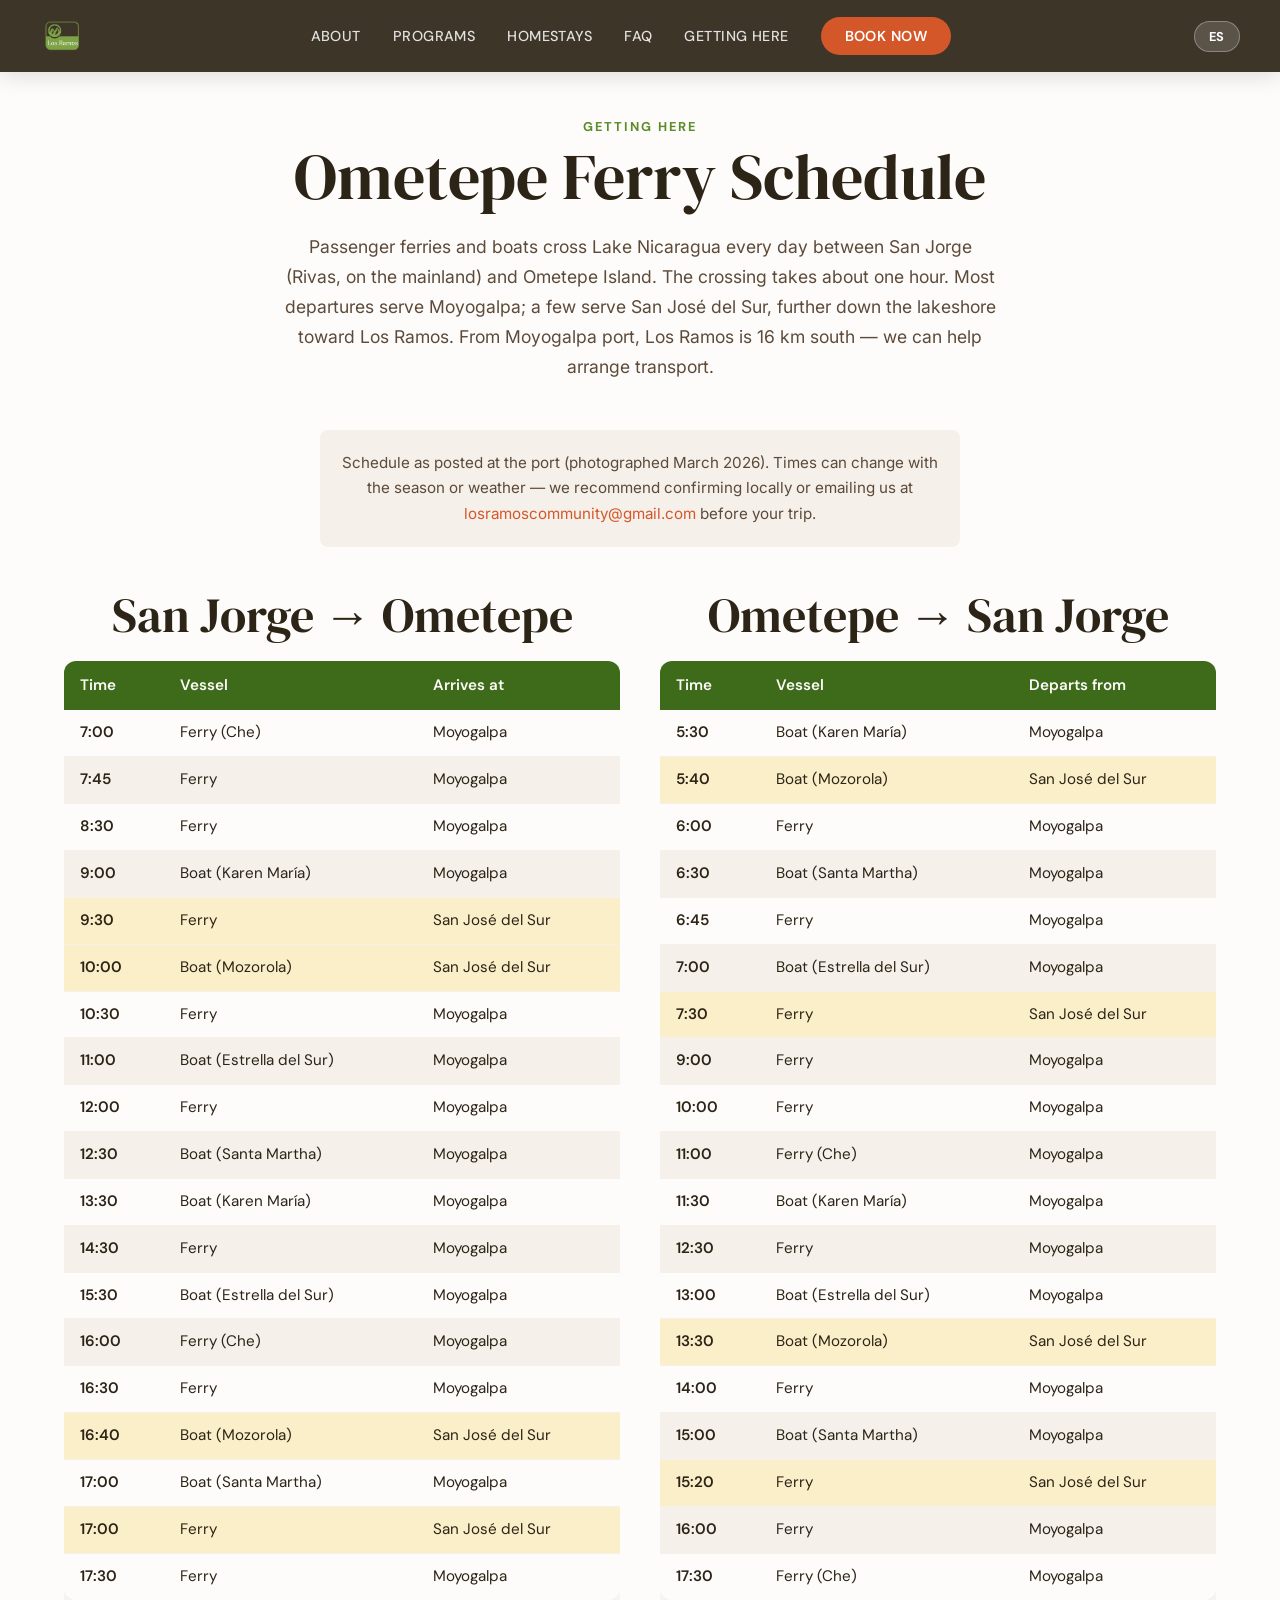
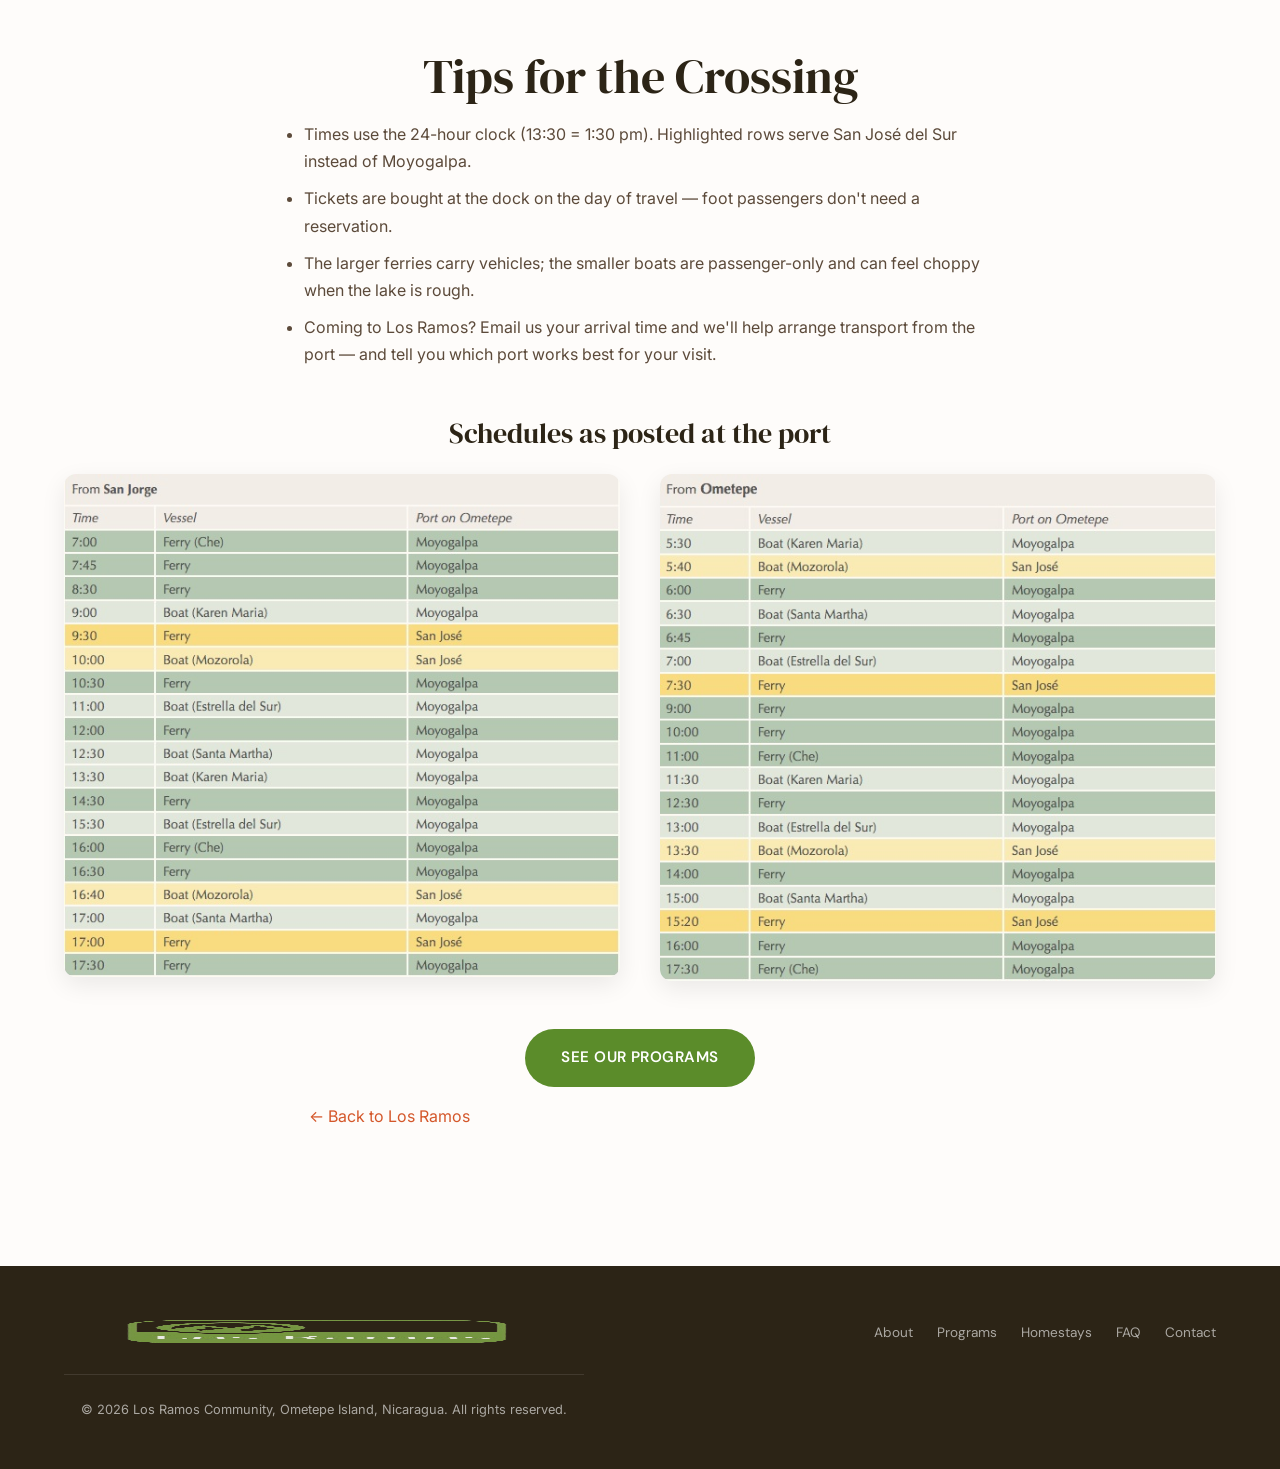
<file: ferry.html>
<!DOCTYPE html>
<html lang="en">
<head>
  <meta charset="UTF-8">
  <meta name="viewport" content="width=device-width, initial-scale=1.0">

  <!-- Google Analytics 4 -->
  <link rel="preconnect" href="https://www.googletagmanager.com">
  <script async src="https://www.googletagmanager.com/gtag/js?id=G-G204EQWS47"></script>
  <script>
    window.dataLayer = window.dataLayer || [];
    function gtag(){dataLayer.push(arguments);}
    gtag('js', new Date());
    gtag('config', 'G-G204EQWS47');
  </script>

  <!-- Primary SEO -->
  <title>Ometepe Ferry Schedule — San Jorge to Moyogalpa Times | Los Ramos</title>
  <meta name="description" content="Full ferry and boat timetable between San Jorge (Rivas) and Ometepe Island, Nicaragua — every departure time to Moyogalpa and San José del Sur, in both directions. Plan your trip to Los Ramos.">
  <meta name="keywords" content="Ometepe ferry schedule, San Jorge ferry times, Moyogalpa ferry, San José del Sur ferry, Nicaragua ferry, Lake Nicaragua, Ometepe Island travel, how to get to Ometepe">
  <meta name="robots" content="index, follow, max-image-preview:large">
  <meta name="googlebot" content="index, follow, max-image-preview:large, max-snippet:-1">
  <link rel="canonical" href="https://visitlosramos.com/ferry.html">

  <!-- Language alternates -->
  <link rel="alternate" hreflang="en" href="https://visitlosramos.com/ferry.html">
  <link rel="alternate" hreflang="es" href="https://visitlosramos.com/ferry.html">
  <link rel="alternate" hreflang="x-default" href="https://visitlosramos.com/ferry.html">

  <!-- Open Graph -->
  <meta property="og:type" content="article">
  <meta property="og:site_name" content="Los Ramos">
  <meta property="og:url" content="https://visitlosramos.com/ferry.html">
  <meta property="og:title" content="Ometepe Ferry Schedule — San Jorge to Moyogalpa Times">
  <meta property="og:description" content="Every ferry and boat departure between San Jorge and Ometepe Island, Nicaragua — full timetable in both directions, including San José del Sur.">
  <meta property="og:image" content="https://visitlosramos.com/images/ferry-schedule-san-jorge-ometepe.jpg">
  <meta property="og:image:width" content="599">
  <meta property="og:image:height" content="542">
  <meta property="og:image:alt" content="Ferry schedule board for the San Jorge to Moyogalpa crossing to Ometepe Island, Nicaragua">
  <meta property="og:locale" content="en_US">
  <meta property="og:locale:alternate" content="es_NI">

  <!-- Twitter -->
  <meta name="twitter:card" content="summary_large_image">
  <meta name="twitter:title" content="Ometepe Ferry Schedule — San Jorge to Moyogalpa Times">
  <meta name="twitter:description" content="Every ferry and boat departure between San Jorge and Ometepe Island, Nicaragua — full timetable in both directions.">
  <meta name="twitter:image" content="https://visitlosramos.com/images/ferry-schedule-san-jorge-ometepe.jpg">
  <meta name="twitter:image:alt" content="Ferry schedule board for the San Jorge to Moyogalpa crossing to Ometepe Island, Nicaragua">

  <meta name="theme-color" content="#2d5016">

  <!-- Favicon -->
  <link rel="icon" type="image/x-icon" href="favicon.ico">
  <link rel="icon" type="image/png" sizes="32x32" href="favicon-32x32.png">
  <link rel="icon" type="image/png" sizes="16x16" href="favicon-16x16.png">
  <link rel="apple-touch-icon" sizes="180x180" href="apple-touch-icon.png">

  <link rel="preconnect" href="https://fonts.googleapis.com">
  <link rel="preconnect" href="https://fonts.gstatic.com" crossorigin>
  <link href="https://fonts.googleapis.com/css2?family=DM+Sans:wght@400;500;600;700&family=DM+Serif+Display&family=Inter:wght@300;400;500;600&display=swap" rel="stylesheet">

  <link rel="stylesheet" href="css/style.css">

  <!-- Structured data: breadcrumb + timetable page -->
  <script type="application/ld+json">
  {
    "@context": "https://schema.org",
    "@graph": [
      {
        "@type": "BreadcrumbList",
        "itemListElement": [
          {
            "@type": "ListItem",
            "position": 1,
            "name": "Los Ramos",
            "item": "https://visitlosramos.com/"
          },
          {
            "@type": "ListItem",
            "position": 2,
            "name": "Ometepe Ferry Schedule",
            "item": "https://visitlosramos.com/ferry.html"
          }
        ]
      },
      {
        "@type": "WebPage",
        "@id": "https://visitlosramos.com/ferry.html",
        "url": "https://visitlosramos.com/ferry.html",
        "name": "Ometepe Ferry Schedule — San Jorge to Moyogalpa Times",
        "description": "Full ferry and boat timetable between San Jorge (Rivas) and Ometepe Island, Nicaragua, in both directions, including departures to Moyogalpa and San José del Sur.",
        "inLanguage": ["en", "es"],
        "dateModified": "2026-08-21",
        "isPartOf": { "@id": "https://visitlosramos.com/#website" },
        "about": [
          {
            "@type": "BoatTrip",
            "name": "San Jorge to Ometepe Island ferry",
            "description": "Passenger ferries and boats crossing Lake Nicaragua from San Jorge (Rivas) to Moyogalpa and San José del Sur on Ometepe Island. The crossing takes about one hour.",
            "departureBoatTerminal": {
              "@type": "BoatTerminal",
              "name": "San Jorge Port",
              "address": { "@type": "PostalAddress", "addressLocality": "San Jorge", "addressRegion": "Rivas", "addressCountry": "NI" }
            },
            "arrivalBoatTerminal": {
              "@type": "BoatTerminal",
              "name": "Moyogalpa Port",
              "address": { "@type": "PostalAddress", "addressLocality": "Moyogalpa, Ometepe Island", "addressRegion": "Rivas", "addressCountry": "NI" }
            }
          },
          {
            "@type": "BoatTrip",
            "name": "Ometepe Island to San Jorge ferry",
            "description": "Passenger ferries and boats crossing Lake Nicaragua from Moyogalpa and San José del Sur on Ometepe Island to San Jorge (Rivas). The crossing takes about one hour.",
            "departureBoatTerminal": {
              "@type": "BoatTerminal",
              "name": "Moyogalpa Port",
              "address": { "@type": "PostalAddress", "addressLocality": "Moyogalpa, Ometepe Island", "addressRegion": "Rivas", "addressCountry": "NI" }
            },
            "arrivalBoatTerminal": {
              "@type": "BoatTerminal",
              "name": "San Jorge Port",
              "address": { "@type": "PostalAddress", "addressLocality": "San Jorge", "addressRegion": "Rivas", "addressCountry": "NI" }
            }
          }
        ]
      }
    ]
  }
  </script>
  <style>
    .ferry-page { padding-top: calc(var(--nav-height) + 40px); }
    .ferry-header { text-align: center; margin-bottom: 48px; }
    .ferry-header p { margin: 16px auto 0; max-width: 720px; color: var(--color-earth-mid); font-size: 1.1rem; }
    .ferry-schedules { display: grid; grid-template-columns: 1fr 1fr; gap: 40px; margin-bottom: 48px; align-items: start; }
    .ferry-schedule-item { text-align: center; }
    .ferry-schedule-item h2, .ferry-schedule-item h3 { margin-bottom: 16px; }
    .ferry-schedule-item img {
      width: 100%;
      max-width: 600px;
      margin: 0 auto;
      border-radius: var(--border-radius);
      box-shadow: 0 8px 24px rgba(0,0,0,0.08);
    }
    .ferry-table-wrap { overflow-x: auto; }
    .ferry-table {
      width: 100%;
      border-collapse: collapse;
      font-family: var(--font-accent);
      font-size: 0.95rem;
      text-align: left;
      background: var(--color-white);
      border-radius: var(--border-radius);
      overflow: hidden;
      box-shadow: 0 8px 24px rgba(0,0,0,0.08);
    }
    .ferry-table th {
      background: var(--color-primary-dark);
      color: var(--color-white);
      font-weight: 600;
      padding: 12px 16px;
    }
    .ferry-table td {
      padding: 10px 16px;
      border-bottom: 1px solid var(--color-earth-light);
    }
    .ferry-table tbody tr:nth-child(even) { background: var(--color-earth-light); }
    .ferry-table tbody tr:last-child td { border-bottom: none; }
    .ferry-table .port-sanjose td { background: #FBEFC9; }
    .ferry-table td:first-child { font-weight: 600; white-space: nowrap; }
    .ferry-note {
      text-align: center;
      max-width: 640px;
      margin: 0 auto 40px;
      color: var(--color-earth-mid);
      font-size: 0.95rem;
      background: var(--color-earth-light);
      padding: 20px;
      border-radius: 8px;
    }
    .ferry-tips {
      max-width: 720px;
      margin: 0 auto 48px;
    }
    .ferry-tips h2 { text-align: center; margin-bottom: 16px; }
    .ferry-tips ul { list-style: disc; padding-left: 24px; color: var(--color-earth-mid); }
    .ferry-tips li { margin-bottom: 10px; }
    .ferry-photos-heading { text-align: center; margin-bottom: 24px; }
    .ferry-back {
      text-align: center;
      margin-top: 32px;
    }
    @media (max-width: 768px) {
      .ferry-schedules { grid-template-columns: 1fr; }
    }
  </style>
</head>
<body>

  <a href="#main" class="skip-link">Skip to main content</a>

  <nav class="nav scrolled" role="navigation" aria-label="Main navigation">
    <div class="nav-inner">
      <a href="index.html" class="nav-logo" aria-label="Los Ramos — Home">
        <img src="images/logo.png" alt="Los Ramos logo" width="44" height="44">
      </a>
      <button class="nav-toggle" aria-label="Toggle navigation menu" aria-expanded="false">
        <span></span><span></span><span></span>
      </button>
      <ul class="nav-links">
        <li><a href="index.html#about" data-es="Nosotros">About</a></li>
        <li><a href="index.html#programs" data-es="Programas">Programs</a></li>
        <li><a href="index.html#homestays" data-es="Hospedaje">Homestays</a></li>
        <li><a href="index.html#faq" data-es="Preguntas">FAQ</a></li>
        <li><a href="index.html#getting-here" data-es="Cómo Llegar">Getting Here</a></li>
        <li><a href="index.html#contact" class="nav-cta" data-es="Reservar">Book Now</a></li>
      </ul>
      <button class="lang-toggle" aria-label="Switch language" title="Cambiar idioma">
        <span class="lang-toggle-en">ES</span>
        <span class="lang-toggle-es" style="display:none;">EN</span>
      </button>
    </div>
    <div class="nav-overlay" aria-hidden="true"></div>
  </nav>

  <main id="main" class="ferry-page section-padding">
    <div class="container">
      <div class="ferry-header">
        <span class="about-label" data-es="Cómo Llegar">Getting Here</span>
        <h1 data-es="Horario del Ferry de Ometepe">Ometepe Ferry Schedule</h1>
        <p data-es="Ferris y botes de pasajeros cruzan el Lago de Nicaragua todos los días entre San Jorge (Rivas, en tierra firme) y la Isla de Ometepe. La travesía dura aproximadamente una hora. La mayoría de las salidas llegan a Moyogalpa; algunas llegan a San José del Sur, más al sur por la costa hacia Los Ramos. Desde el puerto de Moyogalpa, Los Ramos está a 16 km al sur — podemos ayudarte a organizar el transporte.">Passenger ferries and boats cross Lake Nicaragua every day between San Jorge (Rivas, on the mainland) and Ometepe Island. The crossing takes about one hour. Most departures serve Moyogalpa; a few serve San José del Sur, further down the lakeshore toward Los Ramos. From Moyogalpa port, Los Ramos is 16 km south — we can help arrange transport.</p>
      </div>

      <div class="ferry-note" data-es="Horario según lo publicado en el puerto (fotografiado en marzo de 2026). Los horarios pueden cambiar por temporada o clima — recomendamos confirmar localmente o escribirnos a <a href='mailto:losramoscommunity@gmail.com'>losramoscommunity@gmail.com</a> antes de tu viaje.">
        Schedule as posted at the port (photographed March 2026). Times can change with the season or weather — we recommend confirming locally or emailing us at <a href="mailto:losramoscommunity@gmail.com">losramoscommunity@gmail.com</a> before your trip.
      </div>

      <div class="ferry-schedules">
        <div class="ferry-schedule-item">
          <h2 id="from-san-jorge" data-es="De San Jorge a Ometepe">San Jorge &rarr; Ometepe</h2>
          <div class="ferry-table-wrap">
            <table class="ferry-table" aria-labelledby="from-san-jorge">
              <thead>
                <tr>
                  <th scope="col" data-es="Hora">Time</th>
                  <th scope="col" data-es="Embarcación">Vessel</th>
                  <th scope="col" data-es="Llega a">Arrives at</th>
                </tr>
              </thead>
              <tbody>
                <tr><td>7:00</td><td>Ferry (Che)</td><td>Moyogalpa</td></tr>
                <tr><td>7:45</td><td>Ferry</td><td>Moyogalpa</td></tr>
                <tr><td>8:30</td><td>Ferry</td><td>Moyogalpa</td></tr>
                <tr><td>9:00</td><td>Boat (Karen María)</td><td>Moyogalpa</td></tr>
                <tr class="port-sanjose"><td>9:30</td><td>Ferry</td><td>San José del Sur</td></tr>
                <tr class="port-sanjose"><td>10:00</td><td>Boat (Mozorola)</td><td>San José del Sur</td></tr>
                <tr><td>10:30</td><td>Ferry</td><td>Moyogalpa</td></tr>
                <tr><td>11:00</td><td>Boat (Estrella del Sur)</td><td>Moyogalpa</td></tr>
                <tr><td>12:00</td><td>Ferry</td><td>Moyogalpa</td></tr>
                <tr><td>12:30</td><td>Boat (Santa Martha)</td><td>Moyogalpa</td></tr>
                <tr><td>13:30</td><td>Boat (Karen María)</td><td>Moyogalpa</td></tr>
                <tr><td>14:30</td><td>Ferry</td><td>Moyogalpa</td></tr>
                <tr><td>15:30</td><td>Boat (Estrella del Sur)</td><td>Moyogalpa</td></tr>
                <tr><td>16:00</td><td>Ferry (Che)</td><td>Moyogalpa</td></tr>
                <tr><td>16:30</td><td>Ferry</td><td>Moyogalpa</td></tr>
                <tr class="port-sanjose"><td>16:40</td><td>Boat (Mozorola)</td><td>San José del Sur</td></tr>
                <tr><td>17:00</td><td>Boat (Santa Martha)</td><td>Moyogalpa</td></tr>
                <tr class="port-sanjose"><td>17:00</td><td>Ferry</td><td>San José del Sur</td></tr>
                <tr><td>17:30</td><td>Ferry</td><td>Moyogalpa</td></tr>
              </tbody>
            </table>
          </div>
        </div>

        <div class="ferry-schedule-item">
          <h2 id="from-ometepe" data-es="De Ometepe a San Jorge">Ometepe &rarr; San Jorge</h2>
          <div class="ferry-table-wrap">
            <table class="ferry-table" aria-labelledby="from-ometepe">
              <thead>
                <tr>
                  <th scope="col" data-es="Hora">Time</th>
                  <th scope="col" data-es="Embarcación">Vessel</th>
                  <th scope="col" data-es="Sale de">Departs from</th>
                </tr>
              </thead>
              <tbody>
                <tr><td>5:30</td><td>Boat (Karen María)</td><td>Moyogalpa</td></tr>
                <tr class="port-sanjose"><td>5:40</td><td>Boat (Mozorola)</td><td>San José del Sur</td></tr>
                <tr><td>6:00</td><td>Ferry</td><td>Moyogalpa</td></tr>
                <tr><td>6:30</td><td>Boat (Santa Martha)</td><td>Moyogalpa</td></tr>
                <tr><td>6:45</td><td>Ferry</td><td>Moyogalpa</td></tr>
                <tr><td>7:00</td><td>Boat (Estrella del Sur)</td><td>Moyogalpa</td></tr>
                <tr class="port-sanjose"><td>7:30</td><td>Ferry</td><td>San José del Sur</td></tr>
                <tr><td>9:00</td><td>Ferry</td><td>Moyogalpa</td></tr>
                <tr><td>10:00</td><td>Ferry</td><td>Moyogalpa</td></tr>
                <tr><td>11:00</td><td>Ferry (Che)</td><td>Moyogalpa</td></tr>
                <tr><td>11:30</td><td>Boat (Karen María)</td><td>Moyogalpa</td></tr>
                <tr><td>12:30</td><td>Ferry</td><td>Moyogalpa</td></tr>
                <tr><td>13:00</td><td>Boat (Estrella del Sur)</td><td>Moyogalpa</td></tr>
                <tr class="port-sanjose"><td>13:30</td><td>Boat (Mozorola)</td><td>San José del Sur</td></tr>
                <tr><td>14:00</td><td>Ferry</td><td>Moyogalpa</td></tr>
                <tr><td>15:00</td><td>Boat (Santa Martha)</td><td>Moyogalpa</td></tr>
                <tr class="port-sanjose"><td>15:20</td><td>Ferry</td><td>San José del Sur</td></tr>
                <tr><td>16:00</td><td>Ferry</td><td>Moyogalpa</td></tr>
                <tr><td>17:30</td><td>Ferry (Che)</td><td>Moyogalpa</td></tr>
              </tbody>
            </table>
          </div>
        </div>
      </div>

      <div class="ferry-tips">
        <h2 data-es="Consejos para el Cruce">Tips for the Crossing</h2>
        <ul>
          <li data-es="Los horarios usan el formato de 24 horas (13:30 = 1:30 pm). Las filas resaltadas salen de o llegan a San José del Sur en lugar de Moyogalpa.">Times use the 24-hour clock (13:30 = 1:30 pm). Highlighted rows serve San José del Sur instead of Moyogalpa.</li>
          <li data-es="Los boletos se compran en el muelle el mismo día — no se necesita reserva para pasajeros a pie.">Tickets are bought at the dock on the day of travel — foot passengers don't need a reservation.</li>
          <li data-es="Los ferris más grandes llevan vehículos; los botes más pequeños son solo para pasajeros y pueden sentirse movidos cuando el lago está agitado.">The larger ferries carry vehicles; the smaller boats are passenger-only and can feel choppy when the lake is rough.</li>
          <li data-es="¿Vienes a Los Ramos? Escríbenos con tu hora de llegada y te ayudamos a organizar el transporte desde el puerto — y te decimos qué puerto conviene más para tu visita.">Coming to Los Ramos? Email us your arrival time and we'll help arrange transport from the port — and tell you which port works best for your visit.</li>
        </ul>
      </div>

      <h3 class="ferry-photos-heading" data-es="Horarios publicados en el puerto">Schedules as posted at the port</h3>
      <div class="ferry-schedules">
        <div class="ferry-schedule-item">
          <img src="images/ferry-schedule-san-jorge-ometepe.jpg" alt="Photo of the posted ferry schedule from San Jorge to Ometepe Island showing departure times" loading="lazy" width="599" height="542">
        </div>
        <div class="ferry-schedule-item">
          <img src="images/ferry-schedule-ometepe-san-jorge.jpg" alt="Photo of the posted ferry schedule from Ometepe Island to San Jorge showing departure times" loading="lazy" width="596" height="543">
        </div>
      </div>

      <div class="ferry-back">
        <a href="index.html#programs" class="btn btn-green" data-es="Ver Nuestros Programas">See Our Programs</a>
        <p style="margin-top:16px;"><a href="index.html" data-es="&larr; Volver a Los Ramos">&larr; Back to Los Ramos</a></p>
      </div>
    </div>
  </main>

  <footer class="footer">
    <div class="container">
      <div class="footer-inner">
        <a href="index.html" class="footer-logo" aria-label="Back to home">
          <img src="images/logo.png" alt="Los Ramos logo" width="500" height="500">
        </a>
        <ul class="footer-links">
          <li><a href="index.html#about" data-es="Nosotros">About</a></li>
          <li><a href="index.html#programs" data-es="Programas">Programs</a></li>
          <li><a href="index.html#homestays" data-es="Hospedaje">Homestays</a></li>
          <li><a href="index.html#faq" data-es="Preguntas">FAQ</a></li>
          <li><a href="index.html#contact" data-es="Contacto">Contact</a></li>
        </ul>
      </div>
      <p class="footer-copy">&copy; 2026 Los Ramos Community, Ometepe Island, Nicaragua. All rights reserved.</p>
    </div>
  </footer>

  <script src="js/main.js"></script>
</body>
</html>
</file>
<file: css/style.css>
/* ============================================
   Los Ramos — Cultural Immersion on Ometepe Island
   Modern Design System 2026
   ============================================ */

/* --- CSS Custom Properties --- */
:root {
  --color-primary: #5B8C2A;
  --color-primary-dark: #3D6B1A;
  --color-primary-light: #8DB95A;
  --color-accent: #D4572A;
  --color-accent-light: #E8845A;
  --color-earth-dark: #2C2416;
  --color-earth-mid: #5C4A3A;
  --color-earth-light: #F5F0EA;
  --color-white: #FEFCFA;
  --color-water: #6B9DB8;

  --font-display: 'DM Serif Display', Georgia, serif;
  --font-body: 'Inter', -apple-system, BlinkMacSystemFont, 'Segoe UI', sans-serif;
  --font-accent: 'DM Sans', sans-serif;

  --container: 1200px;
  --nav-height: 72px;
  --section-spacing: clamp(64px, 10vw, 120px);
  --border-radius: 12px;
  --transition: 0.3s ease;
}

/* --- Reset --- */
*, *::before, *::after {
  margin: 0;
  padding: 0;
  box-sizing: border-box;
}

html {
  scroll-behavior: smooth;
  scroll-padding-top: var(--nav-height);
}

body {
  font-family: var(--font-body);
  font-size: 1rem;
  line-height: 1.7;
  color: var(--color-earth-dark);
  background: var(--color-white);
  -webkit-font-smoothing: antialiased;
  overflow-x: hidden;
}

img {
  max-width: 100%;
  height: auto;
  display: block;
}

a {
  color: var(--color-accent);
  text-decoration: none;
  transition: color var(--transition);
}
a:hover {
  color: var(--color-accent-light);
}

h1, h2, h3, h4 {
  font-family: var(--font-display);
  font-weight: 400;
  line-height: 1.2;
  color: var(--color-earth-dark);
}

h1 { font-size: clamp(2.2rem, 5vw, 4rem); }
h2 { font-size: clamp(1.8rem, 4vw, 3rem); }
h3 { font-size: clamp(1.3rem, 2.5vw, 1.75rem); }
h4 { font-size: clamp(1.1rem, 2vw, 1.35rem); }

p {
  margin-bottom: 1rem;
  max-width: 65ch;
}

/* --- Utilities --- */
.container {
  max-width: var(--container);
  margin: 0 auto;
  padding: 0 24px;
}

.section-padding {
  padding: var(--section-spacing) 0;
}

.text-center { text-align: center; }

.sr-only {
  position: absolute;
  width: 1px;
  height: 1px;
  padding: 0;
  margin: -1px;
  overflow: hidden;
  clip: rect(0,0,0,0);
  white-space: nowrap;
  border: 0;
}

/* --- Skip Link --- */
.skip-link {
  position: absolute;
  top: -100%;
  left: 16px;
  background: var(--color-primary);
  color: #fff;
  padding: 12px 24px;
  border-radius: var(--border-radius);
  z-index: 9999;
  font-family: var(--font-accent);
  font-weight: 600;
}
.skip-link:focus {
  top: 16px;
  color: #fff;
}

/* --- Scroll Reveal --- */
.reveal {
  opacity: 0;
  transform: translateY(30px);
  transition: opacity 0.8s ease, transform 0.8s ease;
}
.reveal.visible {
  opacity: 1;
  transform: translateY(0);
}

/* --- Navigation --- */
.nav {
  position: fixed;
  top: 0;
  left: 0;
  width: 100%;
  z-index: 1000;
  padding: 0 24px;
  height: var(--nav-height);
  display: flex;
  align-items: center;
  justify-content: center;
  background: transparent;
  transition: background 0.4s ease, box-shadow 0.4s ease;
}

.nav.scrolled {
  background: rgba(44, 36, 22, 0.92);
  box-shadow: 0 2px 24px rgba(0,0,0,0.15);
  backdrop-filter: blur(12px);
  -webkit-backdrop-filter: blur(12px);
}

.nav-inner {
  max-width: var(--container);
  width: 100%;
  display: flex;
  align-items: center;
  justify-content: space-between;
}

.nav-logo img {
  height: 44px;
  width: auto;
  border-radius: 6px;
  transition: opacity var(--transition);
}

.nav-links {
  display: flex;
  list-style: none;
  gap: 32px;
  align-items: center;
}

.nav-links a {
  font-family: var(--font-accent);
  font-size: 0.9rem;
  font-weight: 500;
  color: #fff;
  letter-spacing: 0.03em;
  text-transform: uppercase;
  transition: color var(--transition), opacity var(--transition);
  opacity: 0.85;
}
.nav-links a:hover {
  opacity: 1;
  color: var(--color-primary-light);
}

.nav-cta {
  background: var(--color-accent);
  color: #fff !important;
  padding: 10px 24px;
  border-radius: 100px;
  opacity: 1 !important;
  font-weight: 600 !important;
  transition: background var(--transition), transform var(--transition) !important;
}
.nav-cta:hover {
  background: var(--color-accent-light);
  transform: translateY(-1px);
  color: #fff !important;
}

/* Language toggle */
.lang-toggle {
  background: rgba(255,255,255,0.15);
  border: 1px solid rgba(255,255,255,0.3);
  color: #fff;
  font-family: var(--font-accent);
  font-size: 0.8rem;
  font-weight: 700;
  letter-spacing: 0.05em;
  padding: 6px 14px;
  border-radius: 100px;
  cursor: pointer;
  transition: background var(--transition), border-color var(--transition);
  margin-left: 16px;
  flex-shrink: 0;
}
.lang-toggle:hover {
  background: rgba(255,255,255,0.25);
  border-color: rgba(255,255,255,0.5);
}

@media (max-width: 768px) {
  .lang-toggle {
    position: absolute;
    right: 60px;
    top: 50%;
    transform: translateY(-50%);
  }
}

/* Hamburger */
.nav-toggle {
  display: none;
  background: none;
  border: none;
  cursor: pointer;
  padding: 8px;
  z-index: 1001;
}

.nav-toggle span {
  display: block;
  width: 24px;
  height: 2px;
  background: #fff;
  margin: 6px 0;
  transition: transform var(--transition), opacity var(--transition);
  border-radius: 2px;
}

.nav-toggle.active span:nth-child(1) {
  transform: rotate(45deg) translate(5px, 6px);
}
.nav-toggle.active span:nth-child(2) {
  opacity: 0;
}
.nav-toggle.active span:nth-child(3) {
  transform: rotate(-45deg) translate(5px, -6px);
}

@media (max-width: 768px) {
  .nav-toggle { display: block; }

  .nav-links {
    position: fixed;
    top: 0;
    right: -100%;
    width: 80%;
    max-width: 320px;
    height: 100vh;
    height: 100dvh;
    background: var(--color-earth-dark);
    flex-direction: column;
    justify-content: center;
    gap: 24px;
    padding: 48px;
    transition: right 0.4s ease;
    box-shadow: -8px 0 32px rgba(0,0,0,0.3);
  }

  .nav-links.open {
    right: 0;
  }

  .nav-links a {
    font-size: 1.1rem;
    opacity: 1;
  }
}

/* Mobile overlay behind nav */
.nav-overlay {
  display: none;
  position: fixed;
  inset: 0;
  background: rgba(0,0,0,0.5);
  z-index: 999;
}
.nav-overlay.active {
  display: block;
}

/* ============================================
   HERO SECTION
   ============================================ */
.hero {
  position: relative;
  min-height: 100vh;
  min-height: 100dvh;
  display: flex;
  align-items: center;
  justify-content: center;
  text-align: center;
  overflow: hidden;
}

.hero-bg {
  position: absolute;
  inset: 0;
  background-size: cover;
  background-position: center 40%;
  background-repeat: no-repeat;
  z-index: 0;
}

.hero-bg::after {
  content: '';
  position: absolute;
  inset: 0;
  background: linear-gradient(
    to bottom,
    rgba(44, 36, 22, 0.25) 0%,
    rgba(44, 36, 22, 0.45) 50%,
    rgba(44, 36, 22, 0.75) 100%
  );
}

.hero-content {
  position: relative;
  z-index: 1;
  color: #fff;
  padding: 24px;
  max-width: 800px;
}

.hero-logo {
  width: 100px;
  height: auto;
  margin: 0 auto 24px;
  filter: drop-shadow(0 4px 12px rgba(0,0,0,0.3));
}

.hero-tagline {
  font-family: var(--font-display);
  font-size: clamp(2.5rem, 6vw, 4.5rem);
  font-weight: 400;
  line-height: 1.1;
  margin-bottom: 16px;
  text-shadow: 0 2px 20px rgba(0,0,0,0.3);
}

.hero-tagline-en {
  display: block;
  font-family: var(--font-body);
  font-size: clamp(0.85rem, 1.3vw, 1.05rem);
  font-weight: 400;
  letter-spacing: 0.12em;
  text-transform: uppercase;
  margin-top: 14px;
  opacity: 0.85;
  text-shadow: 0 2px 12px rgba(0,0,0,0.4);
}

.hero-subtitle {
  font-family: var(--font-body);
  font-size: clamp(1rem, 2vw, 1.25rem);
  font-weight: 300;
  opacity: 0.9;
  margin-bottom: 40px;
  max-width: 600px;
  margin-left: auto;
  margin-right: auto;
  line-height: 1.6;
}

.btn {
  display: inline-block;
  font-family: var(--font-accent);
  font-weight: 600;
  font-size: 0.95rem;
  letter-spacing: 0.03em;
  padding: 16px 36px;
  border-radius: 100px;
  border: none;
  cursor: pointer;
  transition: all var(--transition);
  text-transform: uppercase;
}

.btn-primary {
  background: var(--color-accent);
  color: #fff;
}
.btn-primary:hover {
  background: var(--color-accent-light);
  color: #fff;
  transform: translateY(-2px);
  box-shadow: 0 8px 24px rgba(212, 87, 42, 0.35);
}

.btn-outline {
  background: transparent;
  color: #fff;
  border: 2px solid rgba(255,255,255,0.5);
}
.btn-outline:hover {
  border-color: #fff;
  color: #fff;
  background: rgba(255,255,255,0.1);
}

.btn-green {
  background: var(--color-primary);
  color: #fff;
}
.btn-green:hover {
  background: var(--color-primary-dark);
  color: #fff;
  transform: translateY(-2px);
  box-shadow: 0 8px 24px rgba(91, 140, 42, 0.35);
}

/* Scroll indicator */
.hero-scroll {
  position: absolute;
  bottom: 32px;
  left: 50%;
  transform: translateX(-50%);
  z-index: 1;
  color: rgba(255,255,255,0.6);
  font-family: var(--font-accent);
  font-size: 0.75rem;
  text-transform: uppercase;
  letter-spacing: 0.15em;
  display: flex;
  flex-direction: column;
  align-items: center;
  gap: 8px;
}
.hero-scroll::after {
  content: '';
  width: 1px;
  height: 40px;
  background: rgba(255,255,255,0.4);
  animation: scrollLine 2s ease-in-out infinite;
}
@keyframes scrollLine {
  0%, 100% { transform: scaleY(0); transform-origin: top; }
  50% { transform: scaleY(1); transform-origin: top; }
  51% { transform-origin: bottom; }
  100% { transform: scaleY(0); transform-origin: bottom; }
}

/* ============================================
   ABOUT SECTION
   ============================================ */
.about {
  background: var(--color-white);
}

.about-grid {
  display: grid;
  grid-template-columns: 1fr 1fr;
  gap: 64px;
  align-items: center;
}

.about-label {
  font-family: var(--font-accent);
  font-size: 0.8rem;
  text-transform: uppercase;
  letter-spacing: 0.15em;
  color: var(--color-primary);
  font-weight: 700;
  margin-bottom: 12px;
}

.about-text h2 {
  margin-bottom: 24px;
}

.about-text p {
  color: var(--color-earth-mid);
  font-size: 1.05rem;
}

.about-image {
  border-radius: var(--border-radius);
  overflow: hidden;
  box-shadow: 0 16px 48px rgba(0,0,0,0.12);
}

.about-image img {
  width: 100%;
  height: 500px;
  object-fit: cover;
  transition: transform 0.6s ease;
}
.about-image:hover img {
  transform: scale(1.03);
}

.photo-strip {
  display: grid;
  grid-template-columns: repeat(3, 1fr);
  gap: 16px;
  margin-top: 48px;
}

.photo-strip-item {
  border-radius: 8px;
  overflow: hidden;
  aspect-ratio: 4/3;
  cursor: pointer;
}

.photo-strip-item img {
  width: 100%;
  height: 100%;
  object-fit: cover;
  transition: transform 0.6s ease;
}
.photo-strip-item:hover img {
  transform: scale(1.08);
}

@media (max-width: 768px) {
  .about-grid {
    grid-template-columns: 1fr;
    gap: 32px;
  }
  .about-image img {
    height: 350px;
  }
  .about-image {
    order: -1;
  }
}

/* ============================================
   FEATURED COOKING CLASS
   ============================================ */
.cooking-feature {
  position: relative;
  background-attachment: fixed;
  background-size: cover;
  background-position: center;
  background-repeat: no-repeat;
  min-height: 80vh;
  display: flex;
  align-items: center;
  justify-content: center;
}

@media (max-width: 768px) {
  .cooking-feature {
    background-attachment: scroll;
    min-height: auto;
    padding: 80px 0;
  }
}

.cooking-feature::before {
  content: '';
  position: absolute;
  inset: 0;
  background: rgba(44, 36, 22, 0.65);
}

.cooking-card {
  position: relative;
  z-index: 1;
  background: var(--color-white);
  border-radius: var(--border-radius);
  padding: clamp(32px, 5vw, 64px);
  max-width: 700px;
  margin: 0 24px;
  box-shadow: 0 24px 64px rgba(0,0,0,0.2);
}

.cooking-badge {
  display: inline-block;
  font-family: var(--font-accent);
  font-size: 0.75rem;
  font-weight: 700;
  text-transform: uppercase;
  letter-spacing: 0.12em;
  color: var(--color-accent);
  background: rgba(212, 87, 42, 0.1);
  padding: 6px 16px;
  border-radius: 100px;
  margin-bottom: 20px;
}

.cooking-card h2 {
  margin-bottom: 16px;
}

.cooking-card p {
  color: var(--color-earth-mid);
  font-size: 1.05rem;
  margin-bottom: 20px;
}

.cooking-meta {
  display: flex;
  flex-wrap: wrap;
  gap: 24px;
  margin-bottom: 28px;
  font-family: var(--font-accent);
  font-weight: 600;
  color: var(--color-earth-dark);
}

.cooking-meta span {
  display: flex;
  align-items: center;
  gap: 6px;
  font-size: 0.95rem;
}

.cooking-images {
  display: grid;
  grid-template-columns: 1fr 1fr;
  gap: 12px;
  margin-bottom: 28px;
  border-radius: 8px;
  overflow: hidden;
}

.cooking-images img {
  width: 100%;
  height: 200px;
  object-fit: cover;
  border-radius: 8px;
  cursor: pointer;
}

/* ============================================
   PROGRAMS GRID
   ============================================ */
.programs {
  background: var(--color-earth-light);
}

.programs-header {
  text-align: center;
  max-width: 600px;
  margin: 0 auto 56px;
}

.programs-header p {
  margin: 16px auto 0;
  color: var(--color-earth-mid);
  font-size: 1.1rem;
}

.programs-grid {
  display: grid;
  grid-template-columns: repeat(3, 1fr);
  gap: 28px;
}

@media (max-width: 1024px) {
  .programs-grid {
    grid-template-columns: repeat(2, 1fr);
  }
}
@media (max-width: 600px) {
  .programs-grid {
    grid-template-columns: 1fr;
  }
}

.program-card {
  background: var(--color-white);
  border-radius: var(--border-radius);
  overflow: hidden;
  box-shadow: 0 4px 16px rgba(0,0,0,0.06);
  transition: transform var(--transition), box-shadow var(--transition);
}
.program-card:hover {
  transform: translateY(-6px);
  box-shadow: 0 16px 40px rgba(0,0,0,0.12);
}

.program-card-image {
  position: relative;
  overflow: hidden;
  aspect-ratio: 16/10;
}

.program-card-image img {
  width: 100%;
  height: 100%;
  object-fit: cover;
  transition: transform 0.6s ease;
}
.program-card:hover .program-card-image img {
  transform: scale(1.06);
}

.program-card-price {
  position: absolute;
  top: 16px;
  right: 16px;
  background: var(--color-white);
  color: var(--color-earth-dark);
  font-family: var(--font-accent);
  font-weight: 700;
  font-size: 0.9rem;
  padding: 6px 14px;
  border-radius: 100px;
  box-shadow: 0 4px 12px rgba(0,0,0,0.1);
}

.program-card-body {
  padding: 24px;
}

.program-card-body h3 {
  margin-bottom: 8px;
}

.program-card-duration {
  font-family: var(--font-accent);
  font-size: 0.8rem;
  text-transform: uppercase;
  letter-spacing: 0.08em;
  color: var(--color-primary);
  font-weight: 600;
  margin-bottom: 12px;
}

.program-card-body > p {
  color: var(--color-earth-mid);
  font-size: 0.95rem;
  margin-bottom: 16px;
}

/* Expandable details */
.program-details {
  border-top: 1px solid var(--color-earth-light);
  margin-top: 8px;
}

.program-details summary {
  font-family: var(--font-accent);
  font-weight: 600;
  font-size: 0.85rem;
  color: var(--color-primary-dark);
  cursor: pointer;
  padding: 12px 0;
  list-style: none;
  display: flex;
  align-items: center;
  justify-content: space-between;
  text-transform: uppercase;
  letter-spacing: 0.06em;
}

.program-details summary::-webkit-details-marker { display: none; }

.program-details summary::after {
  content: '+';
  font-size: 1.2rem;
  font-weight: 400;
  transition: transform var(--transition);
}

.program-details[open] summary::after {
  transform: rotate(45deg);
}

.program-details-content {
  padding-bottom: 16px;
  color: var(--color-earth-mid);
  font-size: 0.93rem;
  line-height: 1.7;
}

.program-details-gallery {
  display: flex;
  gap: 8px;
  margin-top: 12px;
  overflow-x: auto;
  scroll-snap-type: x mandatory;
  -webkit-overflow-scrolling: touch;
  padding-bottom: 4px;
}

.program-details-gallery img {
  flex-shrink: 0;
  width: 160px;
  height: 110px;
  object-fit: cover;
  border-radius: 6px;
  scroll-snap-align: start;
  cursor: pointer;
}

.program-card-actions {
  padding: 0 24px 24px;
}

.btn-book {
  display: block;
  text-align: center;
  width: 100%;
  padding: 14px;
  background: var(--color-primary);
  color: #fff;
  font-family: var(--font-accent);
  font-weight: 600;
  font-size: 0.85rem;
  text-transform: uppercase;
  letter-spacing: 0.08em;
  border-radius: 8px;
  border: none;
  cursor: pointer;
  transition: all var(--transition);
}
.btn-book:hover {
  background: var(--color-primary-dark);
  color: #fff;
  transform: translateY(-1px);
  box-shadow: 0 4px 16px rgba(61, 107, 26, 0.3);
}

.gmail-link {
  display: block;
  text-align: center;
  margin-top: 8px;
  font-size: 0.8rem;
  color: var(--color-earth-mid);
  text-decoration: underline;
  transition: color var(--transition);
}
.gmail-link:hover {
  color: var(--color-primary-dark);
}

/* ============================================
   HOMESTAYS SECTION
   ============================================ */
.homestays {
  background: var(--color-white);
}

.homestays-grid {
  display: grid;
  grid-template-columns: 1.2fr 1fr;
  gap: 64px;
  align-items: center;
}

.homestays-image-main {
  border-radius: var(--border-radius);
  overflow: hidden;
  box-shadow: 0 16px 48px rgba(0,0,0,0.12);
}

.homestays-image-main img {
  width: 100%;
  height: 480px;
  object-fit: cover;
}

.homestays-gallery {
  display: grid;
  grid-template-columns: 1fr 1fr;
  gap: 12px;
  margin-top: 16px;
}

.homestays-gallery img {
  width: 100%;
  height: 150px;
  object-fit: cover;
  border-radius: 8px;
  cursor: pointer;
}

.homestays-text h2 {
  margin-bottom: 20px;
}

.homestays-text p {
  color: var(--color-earth-mid);
  font-size: 1.05rem;
}

.homestays-pricing {
  display: grid;
  grid-template-columns: 1fr 1fr;
  gap: 16px;
  margin: 28px 0;
}

.price-item {
  background: var(--color-earth-light);
  padding: 20px;
  border-radius: 8px;
  text-align: center;
}

.price-item .price {
  font-family: var(--font-display);
  font-size: 1.8rem;
  color: var(--color-primary-dark);
  display: block;
}

.price-item .price-label {
  font-family: var(--font-accent);
  font-size: 0.8rem;
  text-transform: uppercase;
  letter-spacing: 0.08em;
  color: var(--color-earth-mid);
  margin-top: 4px;
  display: block;
}

@media (max-width: 768px) {
  .homestays-grid {
    grid-template-columns: 1fr;
    gap: 32px;
  }
  .homestays-image-main img {
    height: 300px;
  }
}

/* ============================================
   GETTING HERE
   ============================================ */
.getting-here {
  background: var(--color-earth-dark);
  color: #fff;
  padding: 56px 0;
}

.getting-here-grid {
  display: grid;
  grid-template-columns: repeat(3, 1fr);
  gap: 40px;
  text-align: center;
}

.getting-here-item h4 {
  color: #fff;
  margin-bottom: 8px;
}

.getting-here-item p {
  color: rgba(255,255,255,0.7);
  font-size: 0.95rem;
  margin: 0 auto;
}

.getting-here-icon {
  font-size: 2rem;
  margin-bottom: 12px;
  display: block;
}

.getting-here a {
  color: var(--color-primary-light);
  font-weight: 600;
}
.getting-here a:hover {
  color: #fff;
}

@media (max-width: 768px) {
  .getting-here-grid {
    grid-template-columns: 1fr;
    gap: 32px;
  }
}

/* ============================================
   CONTACT / BOOKING
   ============================================ */
.contact {
  background: var(--color-earth-light);
}

/* --- FAQ --- */
.faq {
  background: var(--color-earth-light, #f5f1ea);
}
.faq-inner {
  max-width: 760px;
  margin: 0 auto;
  text-align: center;
}
.faq-inner h2 {
  margin-bottom: 16px;
}
.faq-intro {
  color: var(--color-earth-mid);
  font-size: 1.05rem;
  margin: 0 auto 36px;
  max-width: 600px;
}
.faq-intro a { color: inherit; text-decoration: underline; }
.faq-list {
  text-align: left;
  display: flex;
  flex-direction: column;
  gap: 12px;
}
.faq-item {
  background: #fff;
  border-radius: 8px;
  padding: 18px 22px;
  box-shadow: 0 2px 8px rgba(0,0,0,0.04);
  transition: box-shadow 0.2s ease;
}
.faq-item[open] {
  box-shadow: 0 6px 18px rgba(0,0,0,0.08);
}
.faq-item > summary {
  cursor: pointer;
  font-weight: 600;
  font-family: var(--font-display);
  font-size: 1.1rem;
  list-style: none;
  position: relative;
  padding-right: 28px;
}
.faq-item > summary::-webkit-details-marker { display: none; }
.faq-item > summary::after {
  content: "+";
  position: absolute;
  right: 0;
  top: 50%;
  transform: translateY(-50%);
  font-size: 1.4rem;
  line-height: 1;
  color: var(--color-earth-mid);
  transition: transform 0.2s ease;
}
.faq-item[open] > summary::after {
  content: "−";
}
.faq-item > p {
  margin: 14px 0 0;
  color: var(--color-earth-mid);
  line-height: 1.65;
}

.contact-inner {
  text-align: center;
  max-width: 640px;
  margin: 0 auto;
}

.contact-inner h2 {
  margin-bottom: 16px;
}

.contact-inner > p {
  color: var(--color-earth-mid);
  font-size: 1.1rem;
  margin: 0 auto 36px;
}

.contact-email-btn {
  display: inline-flex;
  align-items: center;
  gap: 12px;
  background: var(--color-accent);
  color: #fff;
  font-family: var(--font-accent);
  font-weight: 700;
  font-size: 1.05rem;
  padding: 18px 40px;
  border-radius: 100px;
  transition: all var(--transition);
  margin-bottom: 16px;
}
.contact-email-btn:hover {
  background: var(--color-accent-light);
  color: #fff;
  transform: translateY(-2px);
  box-shadow: 0 8px 24px rgba(212, 87, 42, 0.3);
}

.contact-copy-btn {
  display: inline-block;
  background: none;
  border: none;
  font-family: var(--font-accent);
  font-size: 0.85rem;
  color: var(--color-earth-mid);
  cursor: pointer;
  padding: 8px 16px;
  transition: color var(--transition);
}
.contact-copy-btn:hover {
  color: var(--color-primary-dark);
}

.email-template {
  background: var(--color-white);
  border: 1px solid rgba(0,0,0,0.08);
  border-radius: var(--border-radius);
  padding: 24px;
  margin-top: 32px;
  text-align: left;
  font-size: 0.93rem;
  color: var(--color-earth-mid);
  line-height: 1.8;
}

.email-template-label {
  font-family: var(--font-accent);
  font-size: 0.75rem;
  text-transform: uppercase;
  letter-spacing: 0.1em;
  color: var(--color-primary);
  font-weight: 700;
  margin-bottom: 12px;
  display: block;
}

.contact-note {
  margin-top: 32px;
  font-size: 0.9rem;
  color: var(--color-earth-mid);
}

/* ============================================
   FOOTER
   ============================================ */
.footer {
  background: var(--color-earth-dark);
  color: rgba(255,255,255,0.6);
  padding: 48px 0 32px;
}

.footer-inner {
  display: flex;
  flex-wrap: wrap;
  justify-content: space-between;
  align-items: center;
  gap: 24px;
}

.footer-logo img {
  height: 36px;
  opacity: 0.9;
}

.footer-links {
  display: flex;
  gap: 24px;
  list-style: none;
  flex-wrap: wrap;
}

.footer-links a {
  font-family: var(--font-accent);
  font-size: 0.85rem;
  color: rgba(255,255,255,0.6);
  transition: color var(--transition);
}
.footer-links a:hover {
  color: #fff;
}

.footer-copy {
  width: 100%;
  text-align: center;
  font-size: 0.8rem;
  margin-top: 24px;
  padding-top: 24px;
  border-top: 1px solid rgba(255,255,255,0.1);
}

@media (max-width: 768px) {
  .footer-inner {
    flex-direction: column;
    text-align: center;
  }
  .footer-links {
    justify-content: center;
  }
}

/* ============================================
   LIGHTBOX
   ============================================ */
.lightbox {
  position: fixed;
  inset: 0;
  z-index: 2000;
  background: rgba(0,0,0,0.92);
  display: none;
  align-items: center;
  justify-content: center;
  padding: 24px;
  cursor: zoom-out;
}

.lightbox.active {
  display: flex;
}

.lightbox img {
  max-width: 90vw;
  max-height: 90vh;
  object-fit: contain;
  border-radius: 4px;
  box-shadow: 0 8px 48px rgba(0,0,0,0.5);
}

.lightbox-close {
  position: absolute;
  top: 24px;
  right: 24px;
  width: 44px;
  height: 44px;
  background: none;
  border: none;
  color: #fff;
  font-size: 2rem;
  cursor: pointer;
  display: flex;
  align-items: center;
  justify-content: center;
  opacity: 0.7;
  transition: opacity var(--transition);
}
.lightbox-close:hover {
  opacity: 1;
}

/* ============================================
   REDUCED MOTION
   ============================================ */
@media (prefers-reduced-motion: reduce) {
  *, *::before, *::after {
    animation-duration: 0.01ms !important;
    animation-iteration-count: 1 !important;
    transition-duration: 0.01ms !important;
    scroll-behavior: auto !important;
  }
  .reveal { opacity: 1; transform: none; }
  .cooking-feature { background-attachment: scroll; }
}
</file>
